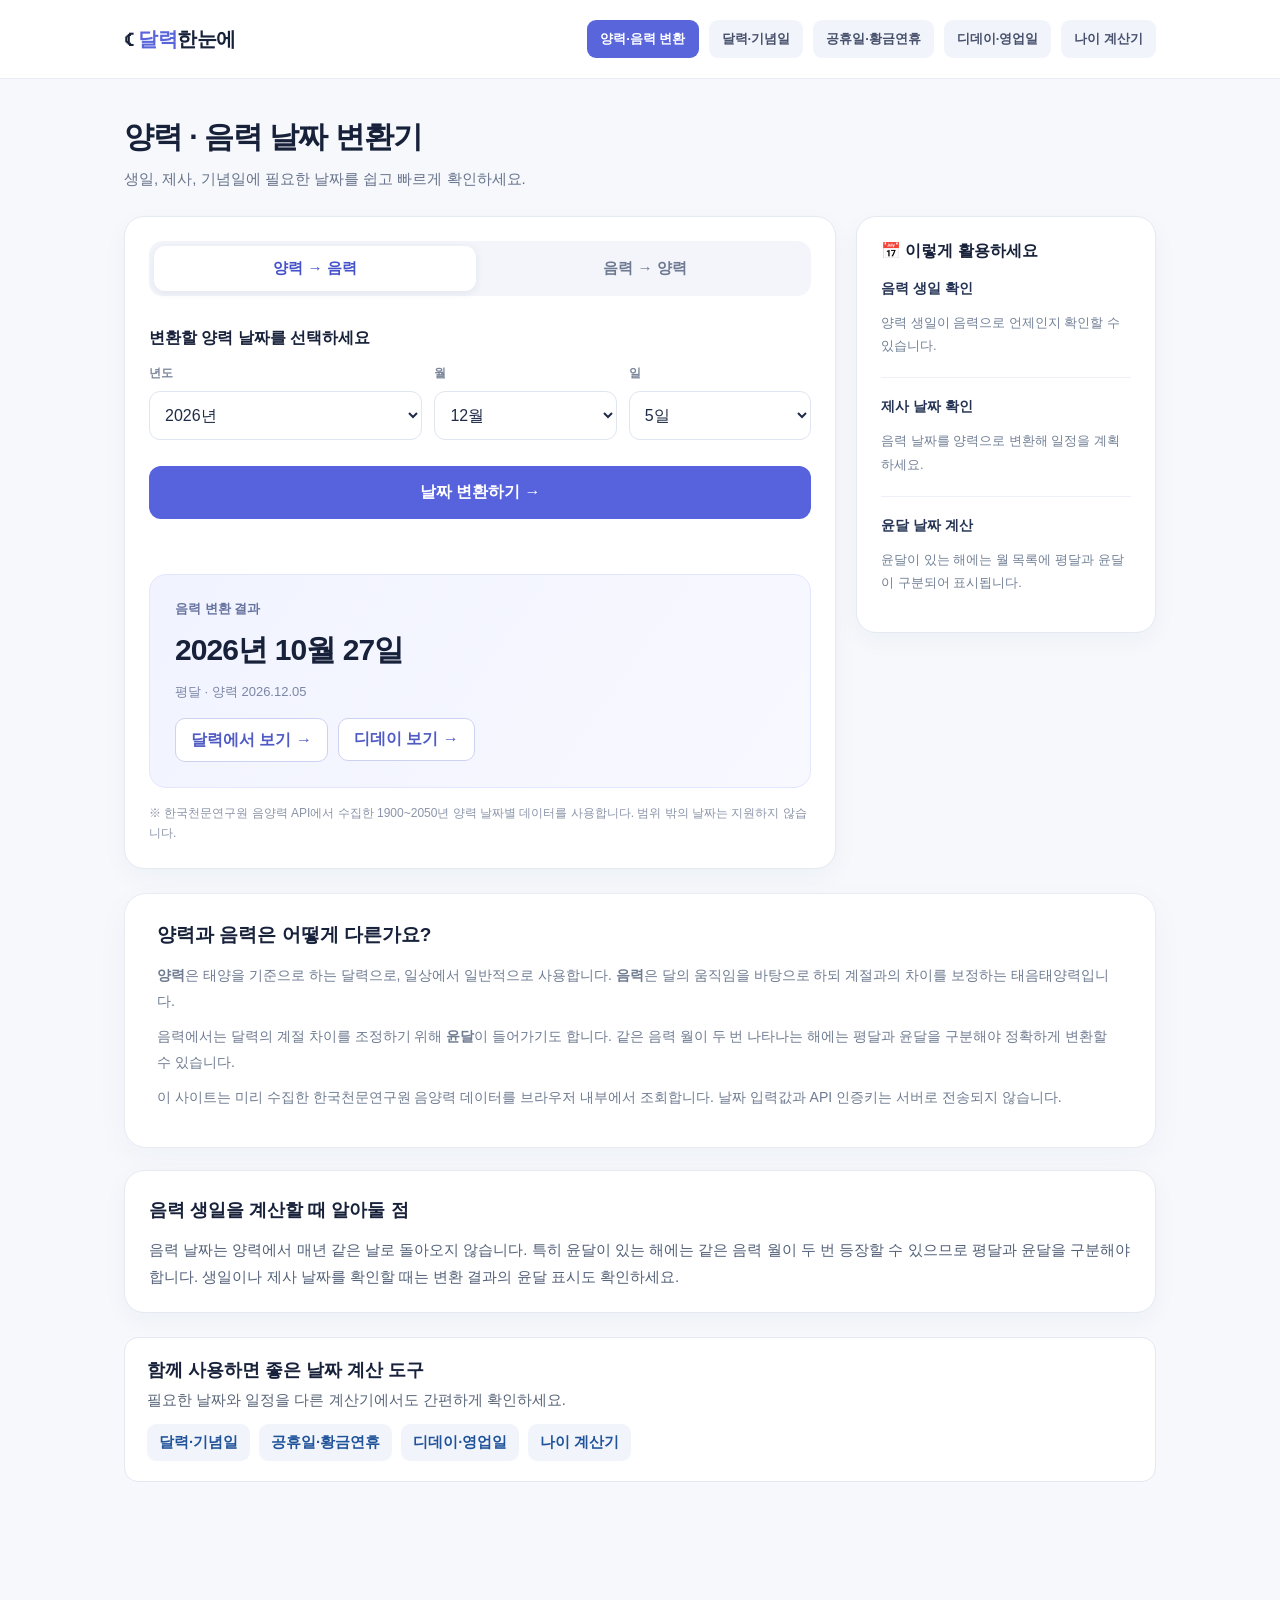
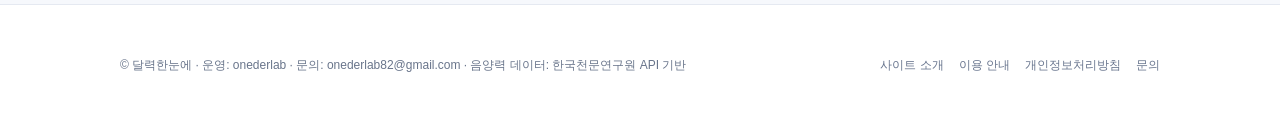
<file: index.html>
<!DOCTYPE html>

<html lang="ko"><head><meta charset="utf-8"/><meta content="width=device-width, initial-scale=1" name="viewport"/><meta content="#f6f8fc" name="theme-color"/><meta content="양력 음력 변환기에서 1900~2050년 날짜를 변환하세요. 음력 양력 변환, 윤달 구분, 음력 생일·제사 날짜 확인을 무료로 제공합니다." name="description"/><title>양력 음력 변환기 - 윤달·음력 생일 날짜 계산 | 달력한눈에</title><link href="assets/index.css" rel="stylesheet"/><link href="assets/site-info.css" rel="stylesheet"/><link href="favicon.svg" rel="icon" type="image/svg+xml"/>
<meta content="website" property="og:type"/><meta content="ko_KR" property="og:locale"/><meta content="달력한눈에" property="og:site_name"/><meta content="양력 음력 변환기 - 윤달·음력 생일 날짜 계산 | 달력한눈에" property="og:title"/><meta content="양력 음력 변환기에서 1900~2050년 날짜를 변환하세요. 음력 양력 변환, 윤달 구분, 음력 생일·제사 날짜 확인을 무료로 제공합니다." property="og:description"/><link href="assets/shared-layout.css" rel="stylesheet"/><link href="assets/mobile.css" rel="stylesheet"/><link href="https://dalryeok-hannune.pages.dev/" rel="canonical"/><meta content="https://dalryeok-hannune.pages.dev/" property="og:url"/><script type="application/ld+json">{"@context":"https://schema.org","@type":"WebApplication","name":"양력 음력 변환기 - 윤달·음력 생일 날짜 계산","url":"https://dalryeok-hannune.pages.dev/","applicationCategory":"UtilitiesApplication","operatingSystem":"Any","inLanguage":"ko-KR","isAccessibleForFree":true,"description":"양력 음력 변환기에서 1900~2050년 날짜를 변환하세요. 음력 양력 변환, 윤달 구분, 음력 생일·제사 날짜 확인을 무료로 제공합니다.","offers":{"@type":"Offer","price":"0","priceCurrency":"KRW"}}</script><link href="assets/seo.css" rel="stylesheet"/><link href="assets/v14.css" rel="stylesheet"/><link rel="stylesheet" href="assets/mobile-polish.css"/></head><body><header><div class="nav"><div class="brand">☾ <i>달력</i>한눈에</div><nav aria-label="사이트 메뉴" class="site-menu"><a aria-current="page" class="active" href="index.html">양력·음력 변환</a><a href="calendar.html">달력·기념일</a><a href="holidays.html">공휴일·황금연휴</a><a href="dday.html">디데이·영업일</a><a href="age.html">나이 계산기</a></nav></div></header><main><section class="hero"><h1>양력 · 음력 날짜 변환기</h1><p>생일, 제사, 기념일에 필요한 날짜를 쉽고 빠르게 확인하세요.</p></section><div class="layout"><section class="panel"><div class="tabs"><button aria-pressed="true" class="active" id="solarTab" type="button">양력 → 음력</button><button aria-pressed="false" id="lunarTab" type="button">음력 → 양력</button></div><div class="section-label" id="inputTitle">변환할 양력 날짜를 선택하세요</div><div class="fields"><div class="field"><label for="year">년도</label><select id="year"></select></div><div class="field"><label for="month">월</label><select id="month"></select></div><div class="field"><label for="day">일</label><select id="day"></select></div></div><div aria-live="polite" class="leap-help" hidden="" id="monthHelp"></div><button class="primary" id="convert" type="button">날짜 변환하기 →</button><div class="error" id="error" role="alert"></div><div aria-live="polite" class="result"><div class="small" id="resultLabel">음력 변환 결과</div><div class="date" id="resultDate">날짜를 선택해 주세요</div><div class="sub" id="resultSub">공식 데이터에 기록된 날짜를 확인할 수 있습니다.</div><div class="conversion-links"><a class="copy" id="calendarLink" href="calendar.html" aria-disabled="true" tabindex="-1">달력에서 보기 →</a><a class="copy" id="ddayLink" href="dday.html" aria-disabled="true" tabindex="-1">디데이 보기 →</a></div></div><div class="notice">※ 한국천문연구원 음양력 API에서 수집한 1900~2050년 양력 날짜별 데이터를 사용합니다. 범위 밖의 날짜는 지원하지 않습니다.</div></section><aside class="aside"><h3>📅 이렇게 활용하세요</h3><div class="fact">음력 생일 확인</div><p>양력 생일이 음력으로 언제인지 확인할 수 있습니다.</p><div class="line"></div><div class="fact">제사 날짜 확인</div><p>음력 날짜를 양력으로 변환해 일정을 계획하세요.</p><div class="line"></div><div class="fact">윤달 날짜 계산</div><p>윤달이 있는 해에는 월 목록에 평달과 윤달이 구분되어 표시됩니다.</p></aside></div><section class="info"><h2>양력과 음력은 어떻게 다른가요?</h2><p><strong>양력</strong>은 태양을 기준으로 하는 달력으로, 일상에서 일반적으로 사용합니다. <strong>음력</strong>은 달의 움직임을 바탕으로 하되 계절과의 차이를 보정하는 태음태양력입니다.</p><p>음력에서는 달력의 계절 차이를 조정하기 위해 <strong>윤달</strong>이 들어가기도 합니다. 같은 음력 월이 두 번 나타나는 해에는 평달과 윤달을 구분해야 정확하게 변환할 수 있습니다.</p><p>이 사이트는 미리 수집한 한국천문연구원 음양력 데이터를 브라우저 내부에서 조회합니다. 날짜 입력값과 API 인증키는 서버로 전송되지 않습니다.</p></section><section class="panel extra-knowledge"><h2>음력 생일을 계산할 때 알아둘 점</h2><p>음력 날짜는 양력에서 매년 같은 날로 돌아오지 않습니다. 특히 윤달이 있는 해에는 같은 음력 월이 두 번 등장할 수 있으므로 평달과 윤달을 구분해야 합니다. 생일이나 제사 날짜를 확인할 때는 변환 결과의 윤달 표시도 확인하세요.</p></section><section aria-label="관련 무료 날짜 계산 도구" class="seo-related"><h2>함께 사용하면 좋은 날짜 계산 도구</h2><p>필요한 날짜와 일정을 다른 계산기에서도 간편하게 확인하세요.</p><nav aria-label="관련 기능 바로가기"><a href="calendar.html">달력·기념일</a><a href="holidays.html">공휴일·황금연휴</a><a href="dday.html">디데이·영업일</a><a href="age.html">나이 계산기</a></nav></section></main><footer class="site-footer"><div class="footer-inner"><span>© 달력한눈에 · 운영: onederlab · 문의: onederlab82@gmail.com · 음양력 데이터: 한국천문연구원 API 기반</span><nav aria-label="사이트 정보"><a href="about.html">사이트 소개</a><a href="guide.html">이용 안내</a><a href="privacy.html">개인정보처리방침</a><a href="contact.html">문의</a></nav></div></footer><script defer="True" src="assets/lunar-data.js"></script><script defer="True" src="assets/index.js"></script></body></html>
</file>
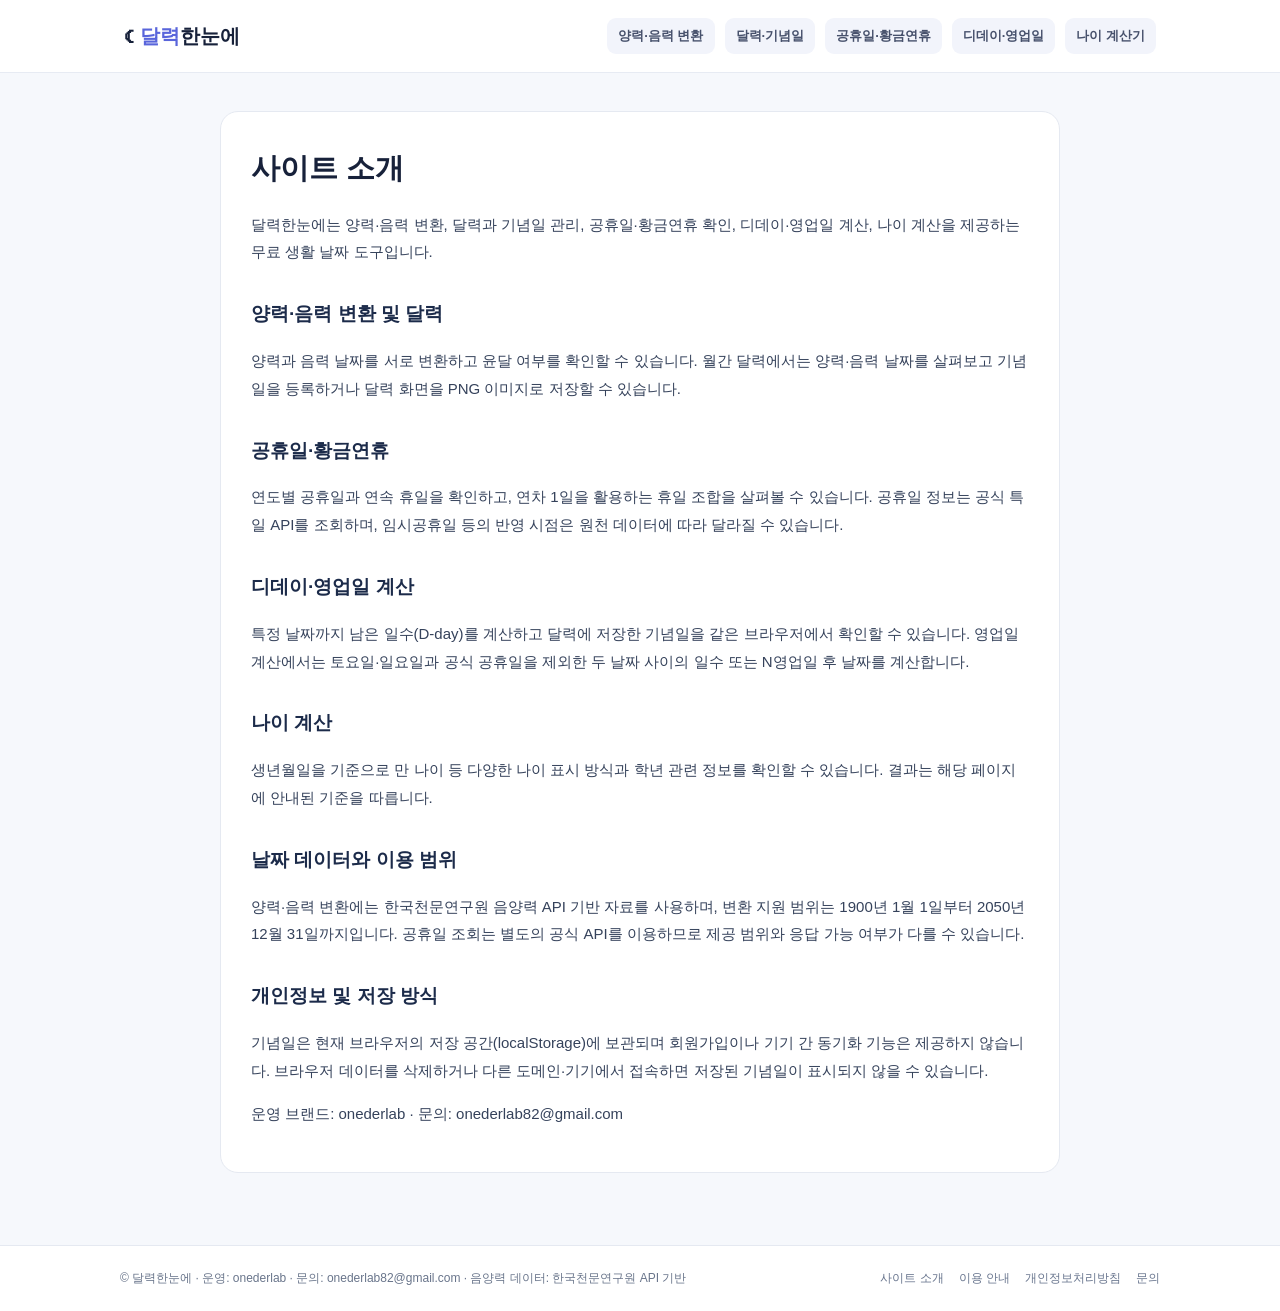
<file: about.html>
<!DOCTYPE html>

<html lang="ko"><head><meta charset="utf-8"/><meta content="width=device-width,initial-scale=1" name="viewport"/><meta content="달력한눈에의 양력·음력 변환, 달력·기념일, 공휴일·황금연휴, 디데이·영업일, 나이 계산 기능과 데이터 출처를 소개합니다." name="description"/><title>달력한눈에 소개 - 무료 날짜·달력 계산 서비스</title><link href="assets/info-pages.css" rel="stylesheet"/><link href="assets/site-info.css" rel="stylesheet"/><link href="favicon.svg" rel="icon" type="image/svg+xml"/><link href="assets/mobile.css" rel="stylesheet"/><link href="https://dalryeok-hannune.pages.dev/about.html" rel="canonical"/><meta content="https://dalryeok-hannune.pages.dev/about.html" property="og:url"/><meta content="website" property="og:type"/><link href="assets/mobile-polish.css" rel="stylesheet"/></head><body><header><div class="nav"><div class="brand">☾ <i>달력</i>한눈에</div><nav class="site-menu"><a href="index.html">양력·음력 변환</a><a href="calendar.html">달력·기념일</a><a href="holidays.html">공휴일·황금연휴</a><a href="dday.html">디데이·영업일</a><a href="age.html">나이 계산기</a></nav></div></header><main class="info-page"><article><h1>사이트 소개</h1><p>달력한눈에는 양력·음력 변환, 달력과 기념일 관리, 공휴일·황금연휴 확인, 디데이·영업일 계산, 나이 계산을 제공하는 무료 생활 날짜 도구입니다.</p><h2>양력·음력 변환 및 달력</h2><p>양력과 음력 날짜를 서로 변환하고 윤달 여부를 확인할 수 있습니다. 월간 달력에서는 양력·음력 날짜를 살펴보고 기념일을 등록하거나 달력 화면을 PNG 이미지로 저장할 수 있습니다.</p><h2>공휴일·황금연휴</h2><p>연도별 공휴일과 연속 휴일을 확인하고, 연차 1일을 활용하는 휴일 조합을 살펴볼 수 있습니다. 공휴일 정보는 공식 특일 API를 조회하며, 임시공휴일 등의 반영 시점은 원천 데이터에 따라 달라질 수 있습니다.</p><h2>디데이·영업일 계산</h2><p>특정 날짜까지 남은 일수(D-day)를 계산하고 달력에 저장한 기념일을 같은 브라우저에서 확인할 수 있습니다. 영업일 계산에서는 토요일·일요일과 공식 공휴일을 제외한 두 날짜 사이의 일수 또는 N영업일 후 날짜를 계산합니다.</p><h2>나이 계산</h2><p>생년월일을 기준으로 만 나이 등 다양한 나이 표시 방식과 학년 관련 정보를 확인할 수 있습니다. 결과는 해당 페이지에 안내된 기준을 따릅니다.</p><h2>날짜 데이터와 이용 범위</h2><p>양력·음력 변환에는 한국천문연구원 음양력 API 기반 자료를 사용하며, 변환 지원 범위는 1900년 1월 1일부터 2050년 12월 31일까지입니다. 공휴일 조회는 별도의 공식 API를 이용하므로 제공 범위와 응답 가능 여부가 다를 수 있습니다.</p><h2>개인정보 및 저장 방식</h2><p>기념일은 현재 브라우저의 저장 공간(localStorage)에 보관되며 회원가입이나 기기 간 동기화 기능은 제공하지 않습니다. 브라우저 데이터를 삭제하거나 다른 도메인·기기에서 접속하면 저장된 기념일이 표시되지 않을 수 있습니다.</p><p>운영 브랜드: onederlab · 문의: onederlab82@gmail.com</p></article></main><footer class="site-footer"><div class="footer-inner"><span>© 달력한눈에 · 운영: onederlab · 문의: onederlab82@gmail.com · 음양력 데이터: 한국천문연구원 API 기반</span><nav aria-label="사이트 정보"><a href="about.html">사이트 소개</a><a href="guide.html">이용 안내</a><a href="privacy.html">개인정보처리방침</a><a href="contact.html">문의</a></nav></div></footer></body></html>
</file>
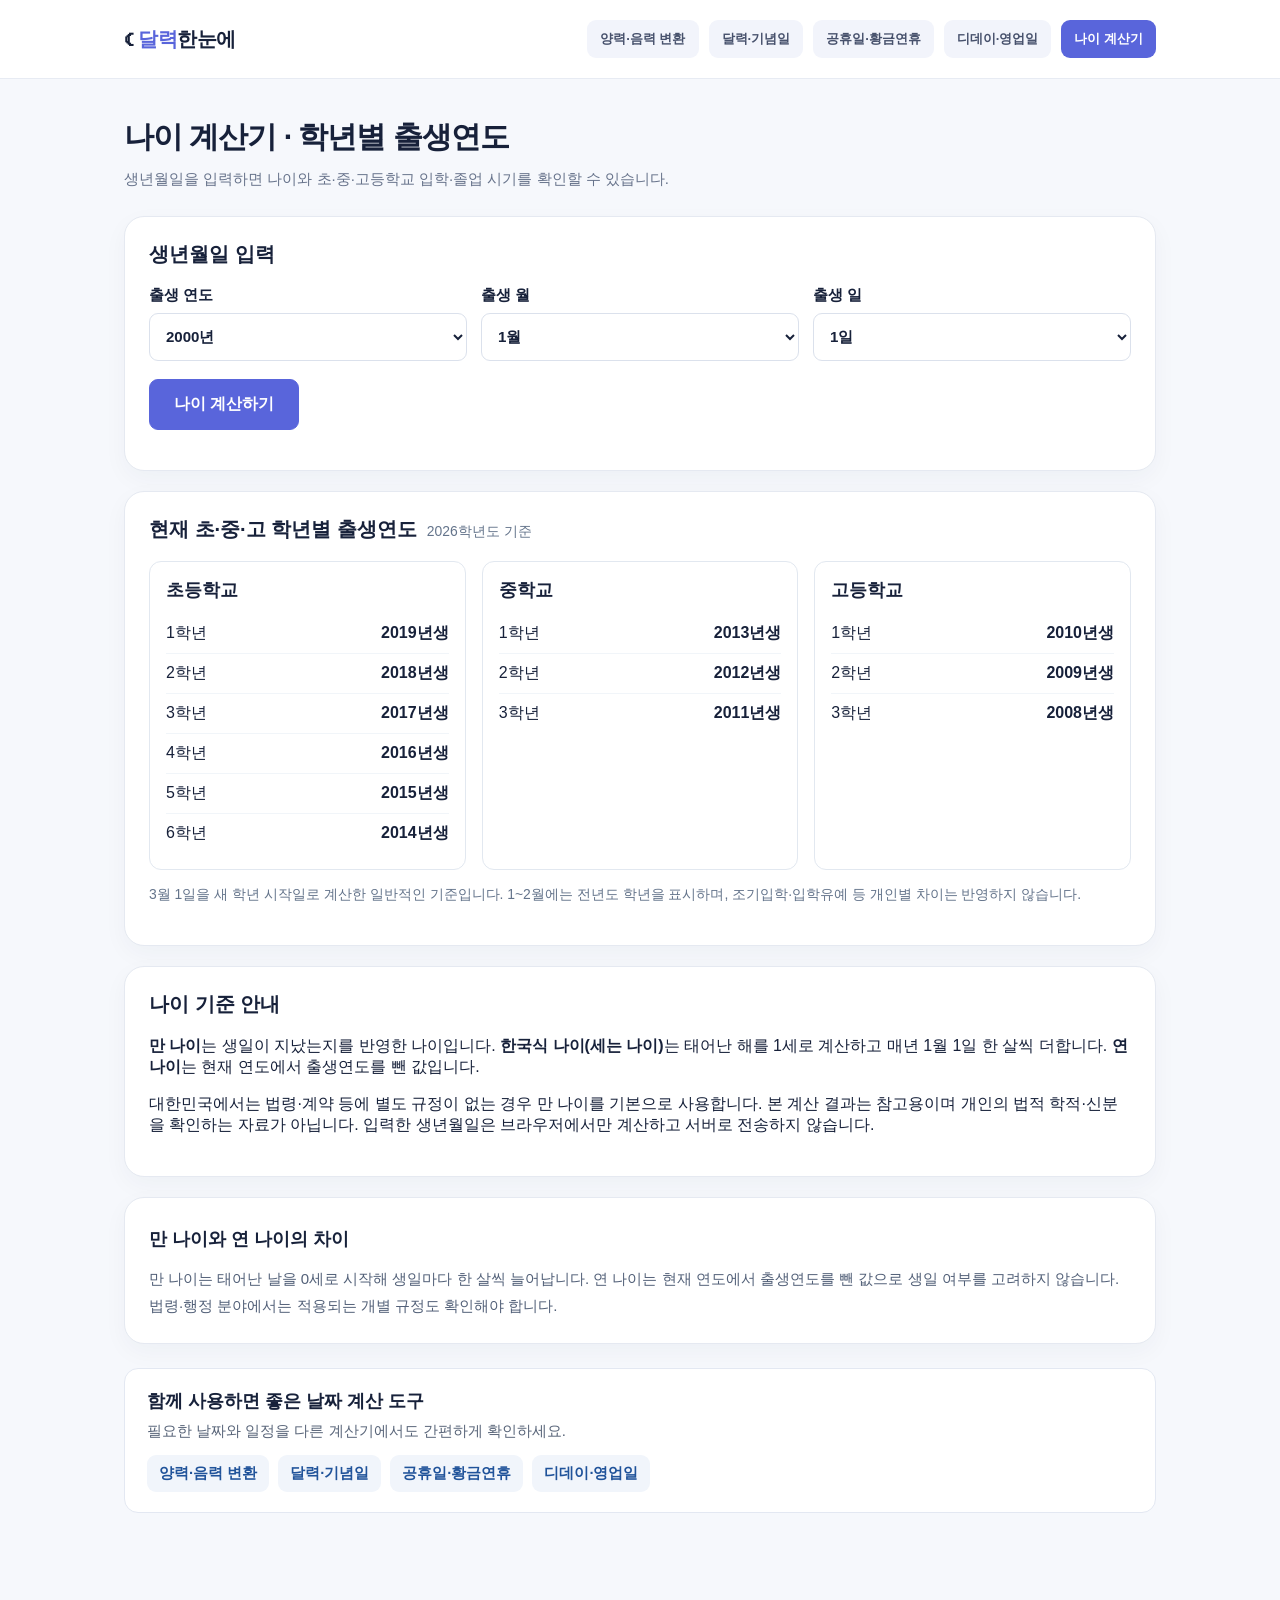
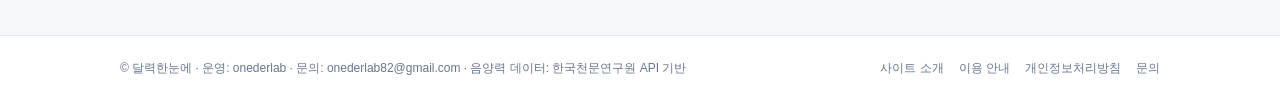
<file: age.html>
<!DOCTYPE html>

<html lang="ko"><head><meta charset="utf-8"/><meta content="width=device-width,initial-scale=1" name="viewport"/><title>만 나이 계산기 - 한국 나이·연 나이·학년 계산 | 달력한눈에</title><meta content="생년월일을 입력하면 만 나이, 한국식 세는 나이, 연 나이와 초중고 입학·졸업 예상 연도 및 학년별 출생연도를 계산합니다." name="description"/><link href="favicon.svg" rel="icon" type="image/svg+xml"/><link href="assets/site-info.css" rel="stylesheet"/><link href="assets/shared-layout.css" rel="stylesheet"/><link href="assets/age.css" rel="stylesheet"/><link href="assets/mobile.css" rel="stylesheet"/><link href="https://dalryeok-hannune.pages.dev/age.html" rel="canonical"/><meta content="https://dalryeok-hannune.pages.dev/age.html" property="og:url"/><meta content="website" property="og:type"/><script type="application/ld+json">{"@context":"https://schema.org","@type":"WebApplication","name":"만 나이 계산기 - 한국 나이·연 나이·학년 계산","url":"https://dalryeok-hannune.pages.dev/age.html","applicationCategory":"UtilitiesApplication","operatingSystem":"Any","inLanguage":"ko-KR","isAccessibleForFree":true,"description":"생년월일을 입력하면 만 나이, 한국식 세는 나이, 연 나이와 초중고 입학·졸업 예상 연도 및 학년별 출생연도를 계산합니다.","offers":{"@type":"Offer","price":"0","priceCurrency":"KRW"}}</script><link href="assets/seo.css" rel="stylesheet"/><link href="assets/v14.css" rel="stylesheet"/><link rel="stylesheet" href="assets/mobile-polish.css"/></head><body><header><div class="nav"><div class="brand">☾ <i>달력</i>한눈에</div><nav aria-label="사이트 메뉴" class="site-menu"><a href="index.html">양력·음력 변환</a><a href="calendar.html">달력·기념일</a><a href="holidays.html">공휴일·황금연휴</a><a href="dday.html">디데이·영업일</a><a aria-current="page" class="active" href="age.html">나이 계산기</a></nav></div></header><main class="age-page"><section class="intro"><h1>나이 계산기 · 학년별 출생연도</h1><p>생년월일을 입력하면 나이와 초·중·고등학교 입학·졸업 시기를 확인할 수 있습니다.</p></section><section class="panel age-panel"><h2>생년월일 입력</h2><form id="ageForm"><div class="age-fields"><label>출생 연도<select id="birthYear" required=""></select></label><label>출생 월<select id="birthMonth" required=""></select></label><label>출생 일<select id="birthDay" required=""></select></label></div><button class="age-button" type="submit">나이 계산하기</button></form><p class="age-error" id="ageError" role="alert"></p></section><section aria-live="polite" class="panel" hidden="" id="ageResult"><h2>나이 계산 결과 <span class="muted" id="asOf"></span></h2><div class="age-results"><div><span>만 나이</span><strong id="fullAge"></strong></div><div><span>한국식 나이(세는 나이)</span><strong id="koreanAge"></strong></div><div><span>연 나이</span><strong id="yearAge"></strong></div></div><h2>예상 입학·졸업 연도</h2><div class="school-table-wrap"><table class="school-table"><thead><tr><th>학교</th><th>입학</th><th>졸업</th></tr></thead><tbody id="schoolHistory"></tbody></table></div><p class="muted">일반적인 한국 학제(초등 6년·중등 3년·고등 3년), 출생연도 기준 정상 입학을 가정합니다. 실제 입학·졸업일, 조기입학·입학유예·유급·검정고시 등은 반영하지 않습니다. 졸업 연도는 통상 2월 기준입니다.</p></section><section class="panel"><div class="age-heading"><h2 id="gradesTitle">현재 초·중·고 학년별 출생연도</h2><span class="muted" id="gradeAsOf"></span></div><div class="grade-grid" id="grades"></div><p class="muted">3월 1일을 새 학년 시작일로 계산한 일반적인 기준입니다. 1~2월에는 전년도 학년을 표시하며, 조기입학·입학유예 등 개인별 차이는 반영하지 않습니다.</p></section><section class="panel"><h2>나이 기준 안내</h2><p><strong>만 나이</strong>는 생일이 지났는지를 반영한 나이입니다. <strong>한국식 나이(세는 나이)</strong>는 태어난 해를 1세로 계산하고 매년 1월 1일 한 살씩 더합니다. <strong>연 나이</strong>는 현재 연도에서 출생연도를 뺀 값입니다.</p><p>대한민국에서는 법령·계약 등에 별도 규정이 없는 경우 만 나이를 기본으로 사용합니다. 본 계산 결과는 참고용이며 개인의 법적 학적·신분을 확인하는 자료가 아닙니다. 입력한 생년월일은 브라우저에서만 계산하고 서버로 전송하지 않습니다.</p></section><section class="panel extra-knowledge"><h2>만 나이와 연 나이의 차이</h2><p>만 나이는 태어난 날을 0세로 시작해 생일마다 한 살씩 늘어납니다. 연 나이는 현재 연도에서 출생연도를 뺀 값으로 생일 여부를 고려하지 않습니다. 법령·행정 분야에서는 적용되는 개별 규정도 확인해야 합니다.</p></section><section aria-label="관련 무료 날짜 계산 도구" class="seo-related"><h2>함께 사용하면 좋은 날짜 계산 도구</h2><p>필요한 날짜와 일정을 다른 계산기에서도 간편하게 확인하세요.</p><nav aria-label="관련 기능 바로가기"><a href="index.html">양력·음력 변환</a><a href="calendar.html">달력·기념일</a><a href="holidays.html">공휴일·황금연휴</a><a href="dday.html">디데이·영업일</a></nav></section></main><footer class="site-footer"><div class="footer-inner"><span>© 달력한눈에 · 운영: onederlab · 문의: onederlab82@gmail.com · 음양력 데이터: 한국천문연구원 API 기반</span><nav aria-label="사이트 정보"><a href="about.html">사이트 소개</a><a href="guide.html">이용 안내</a><a href="privacy.html">개인정보처리방침</a><a href="contact.html">문의</a></nav></div></footer><script defer="" src="assets/age.js"></script></body></html>
</file>
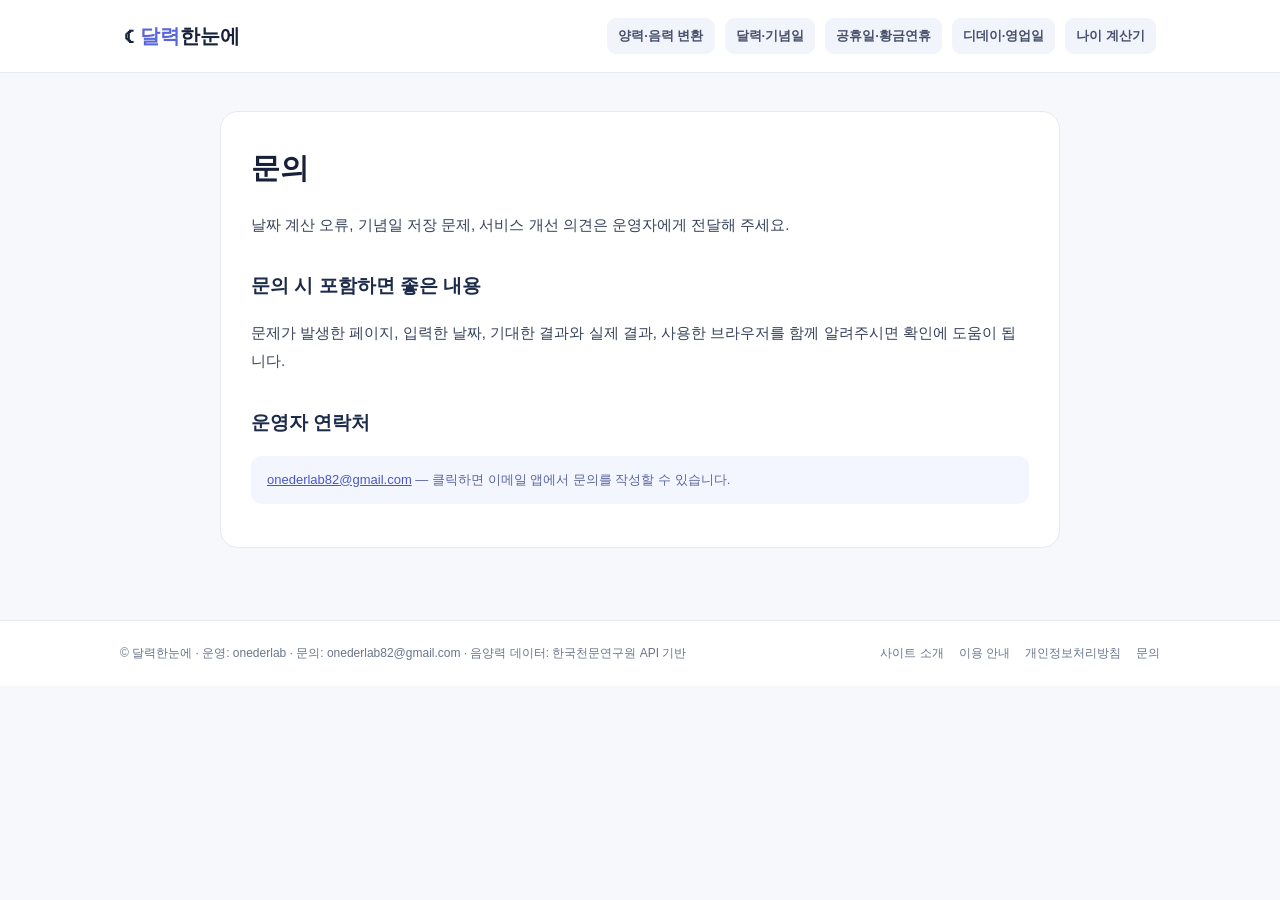
<file: contact.html>
<!DOCTYPE html>

<html lang="ko"><head><meta charset="utf-8"/><meta content="width=device-width,initial-scale=1" name="viewport"/><meta content="달력한눈에 날짜 변환·달력·공휴일·나이 계산 오류 제보와 서비스 개선 의견을 전달하는 방법을 안내합니다." name="description"/><title>문의 및 오류 제보 | 달력한눈에</title><link href="assets/info-pages.css" rel="stylesheet"/><link href="assets/site-info.css" rel="stylesheet"/><link href="favicon.svg" rel="icon" type="image/svg+xml"/><link href="assets/mobile.css" rel="stylesheet"/><link href="https://dalryeok-hannune.pages.dev/contact.html" rel="canonical"/><meta content="https://dalryeok-hannune.pages.dev/contact.html" property="og:url"/><meta content="website" property="og:type"/><link rel="stylesheet" href="assets/mobile-polish.css"/></head><body><header><div class="nav"><div class="brand">☾ <i>달력</i>한눈에</div><nav class="site-menu"><a href="index.html">양력·음력 변환</a><a href="calendar.html">달력·기념일</a><a href="holidays.html">공휴일·황금연휴</a><a href="dday.html">디데이·영업일</a><a href="age.html">나이 계산기</a></nav></div></header><main class="info-page"><article><h1>문의</h1><p>날짜 계산 오류, 기념일 저장 문제, 서비스 개선 의견은 운영자에게 전달해 주세요.</p><h2>문의 시 포함하면 좋은 내용</h2><p>문제가 발생한 페이지, 입력한 날짜, 기대한 결과와 실제 결과, 사용한 브라우저를 함께 알려주시면 확인에 도움이 됩니다.</p><h2>운영자 연락처</h2><p class="notice"><a href="mailto:onederlab82@gmail.com?subject=%EB%8B%AC%EB%A0%A5%ED%95%9C%EB%88%88%EC%97%90%20%EB%AC%B8%EC%9D%98">onederlab82@gmail.com</a> — 클릭하면 이메일 앱에서 문의를 작성할 수 있습니다.</p></article></main><footer class="site-footer"><div class="footer-inner"><span>© 달력한눈에 · 운영: onederlab · 문의: onederlab82@gmail.com · 음양력 데이터: 한국천문연구원 API 기반</span><nav aria-label="사이트 정보"><a href="about.html">사이트 소개</a><a href="guide.html">이용 안내</a><a href="privacy.html">개인정보처리방침</a><a href="contact.html">문의</a></nav></div></footer></body></html>
</file>
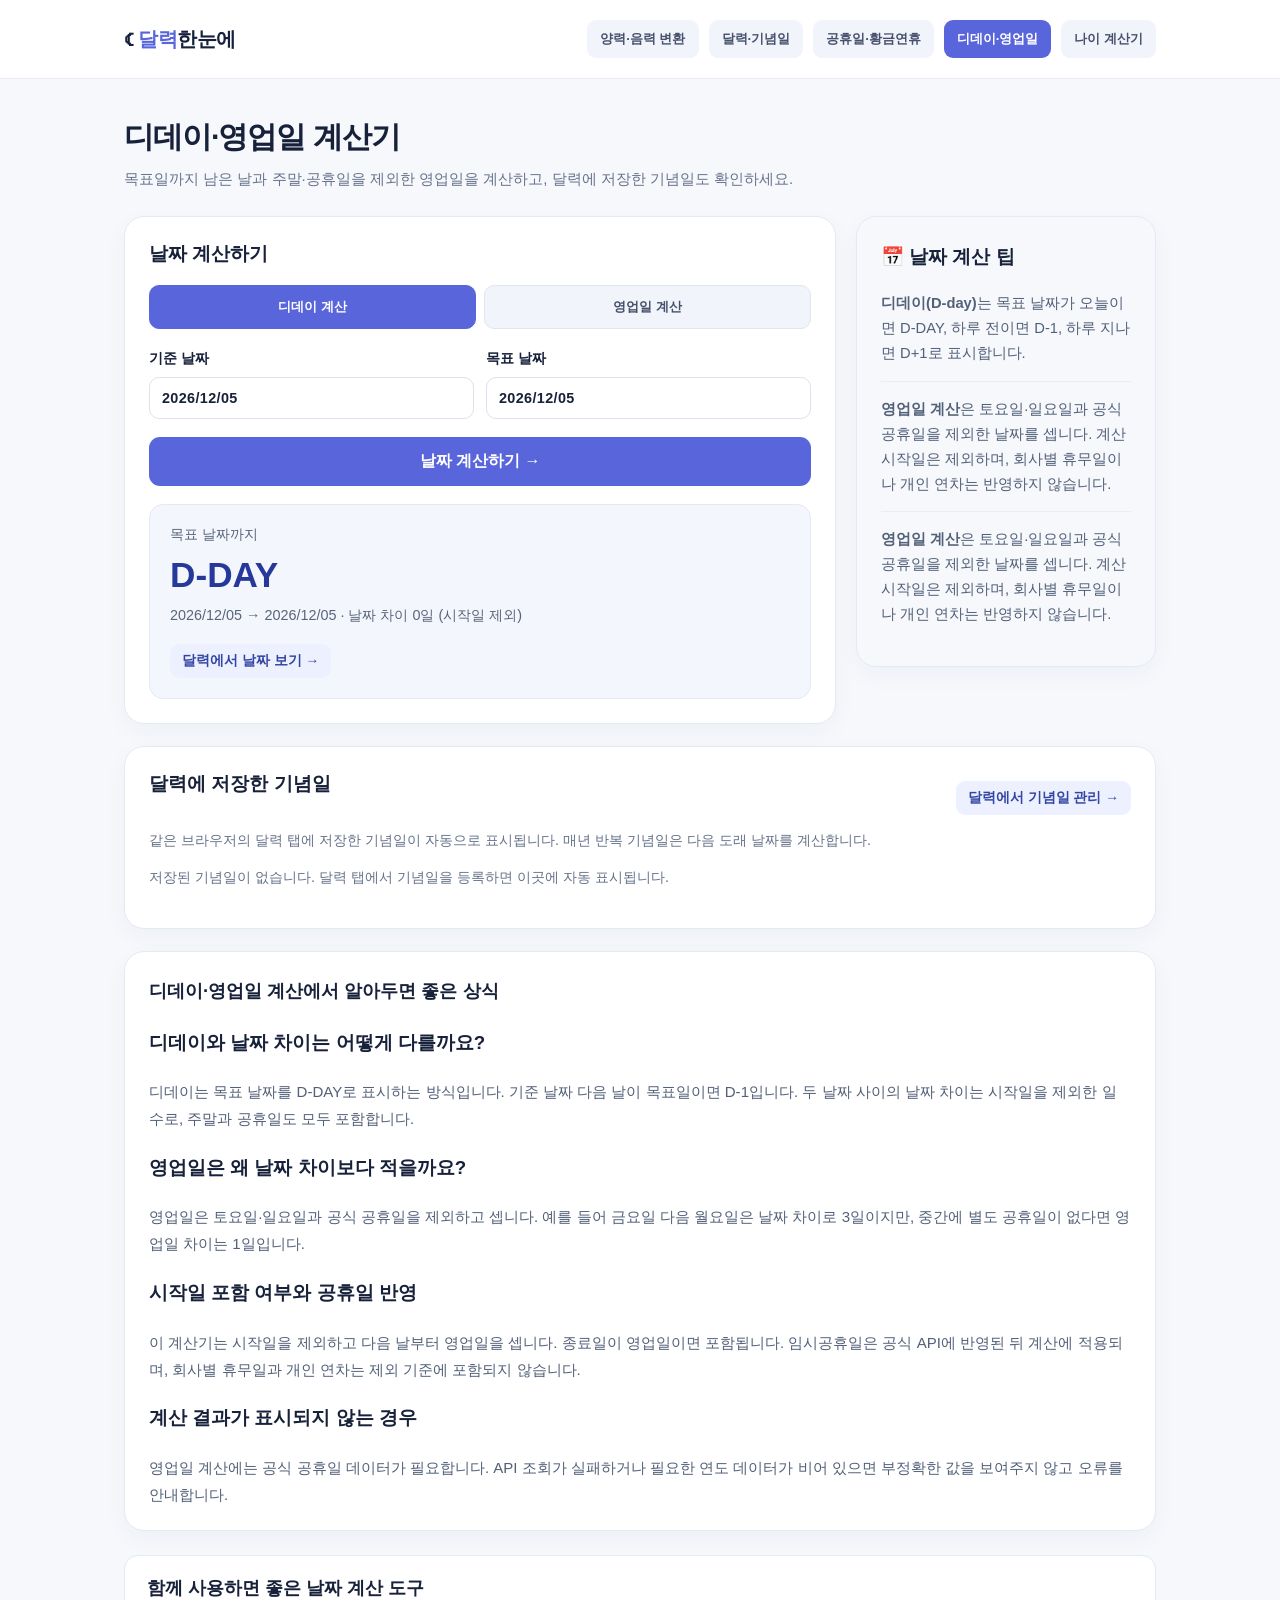
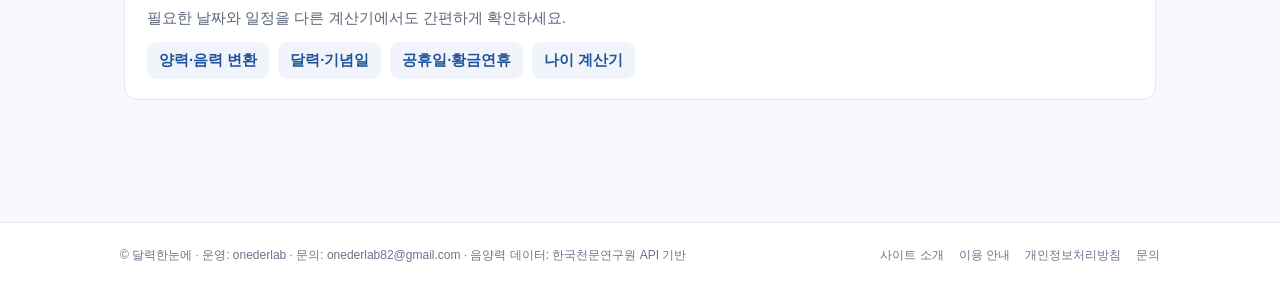
<file: dday.html>
<!DOCTYPE html>

<html lang="ko"><head><meta charset="utf-8"/><meta content="width=device-width,initial-scale=1" name="viewport"/><title>디데이·영업일 계산기 - 공휴일 제외 날짜 계산 | 달력한눈에</title><meta content="디데이 계산기에서 목표 날짜까지 남은 날과 지난 날을 확인하고 달력에 저장한 기념일을 함께 조회하세요. 주말과 공휴일을 제외한 영업일 계산도 무료로 제공합니다." name="description"/><link href="favicon.svg" rel="icon" type="image/svg+xml"/><link href="assets/site-info.css" rel="stylesheet"/><link href="assets/shared-layout.css" rel="stylesheet"/><link href="assets/dday.css" rel="stylesheet"/><link href="assets/mobile.css" rel="stylesheet"/><link href="https://dalryeok-hannune.pages.dev/dday.html" rel="canonical"/><meta content="https://dalryeok-hannune.pages.dev/dday.html" property="og:url"/><meta content="website" property="og:type"/><script type="application/ld+json">{"@context": "https://schema.org", "@type": "WebApplication", "name": "디데이·영업일 계산기 - 공휴일 제외 날짜 계산", "url": "https://dalryeok-hannune.pages.dev/dday.html", "applicationCategory": "UtilitiesApplication", "operatingSystem": "Any", "inLanguage": "ko-KR", "isAccessibleForFree": true, "description": "공휴일을 반영하는 영업일 및 기념일 디데이 계산기", "offers": {"@type": "Offer", "price": "0", "priceCurrency": "KRW"}}</script><link href="assets/seo.css" rel="stylesheet"/><link href="assets/v14.css" rel="stylesheet"/><link href="assets/v16.css" rel="stylesheet"/><link href="assets/v17.css" rel="stylesheet"/><link href="assets/mobile-polish.css" rel="stylesheet"/></head><body><header><div class="nav"><div class="brand">☾ <i>달력</i>한눈에</div><nav aria-label="사이트 메뉴" class="site-menu"><a href="index.html">양력·음력 변환</a><a href="calendar.html">달력·기념일</a><a href="holidays.html">공휴일·황금연휴</a><a aria-current="page" class="active" href="dday.html">디데이·영업일</a><a href="age.html">나이 계산기</a></nav></div></header><main class="dday-page"><section class="intro"><h1>디데이·영업일 계산기</h1><p>목표일까지 남은 날과 주말·공휴일을 제외한 영업일을 계산하고, 달력에 저장한 기념일도 확인하세요.</p></section>
<div class="layout"><section class="panel dday-tool"><h2>날짜 계산하기</h2><div aria-label="계산 방식" class="dday-tabs" role="group"><button aria-pressed="true" class="active" id="modeDday" type="button">디데이 계산</button><button aria-pressed="false" id="modeDiff" type="button">영업일 계산</button></div>
<div class="business-options" hidden="" id="businessOptions"><label>계산 방식<select id="businessType"><option value="between">두 날짜 사이 영업일</option><option value="add">N영업일 후 날짜</option></select></label><label class="business-count" hidden="" id="businessCountWrap">추가할 영업일 수<input id="businessCount" inputmode="numeric" max="1000" min="1" step="1" type="number" value="10"/></label><p class="business-note">토·일요일과 공식 공휴일을 제외합니다. 시작일은 계산에서 제외하며, 종료일은 포함합니다. 공휴일 조회가 실패하면 결과를 표시하지 않습니다.</p></div><div class="dday-fields"><label id="startLabel">기준 날짜<input aria-label="기준 날짜 YYYY/MM/DD" id="startDate" inputmode="numeric" maxlength="10" placeholder="YYYY/MM/DD" required="" type="text"/></label><label id="targetLabel">목표 날짜<input aria-label="목표 날짜 YYYY/MM/DD" id="targetDate" inputmode="numeric" maxlength="10" placeholder="YYYY/MM/DD" required="" type="text"/></label></div><button class="dday-primary" id="calculate" type="button">날짜 계산하기 →</button><p class="dday-error" id="ddayError" role="alert"></p><div aria-live="polite" class="dday-result"><span id="ddayResultLabel">계산 결과</span><strong id="ddayResult">날짜를 선택해 주세요</strong><p id="ddayDetail">오늘을 기준으로 날짜를 계산합니다.</p><a class="calendar-jump" href="calendar.html" id="ddayCalendar">달력에서 날짜 보기 →</a></div></section>
<aside class="aside dday-aside"><h3>📅 날짜 계산 팁</h3><p><strong>디데이(D-day)</strong>는 목표 날짜가 오늘이면 D-DAY, 하루 전이면 D-1, 하루 지나면 D+1로 표시합니다.</p><div class="line"></div><p><strong>영업일 계산</strong>은 토요일·일요일과 공식 공휴일을 제외한 날짜를 셉니다. 계산 시작일은 제외하며, 회사별 휴무일이나 개인 연차는 반영하지 않습니다.</p><div class="line"></div><p><strong>영업일 계산</strong>은 토요일·일요일과 공식 공휴일을 제외한 날짜를 셉니다. 계산 시작일은 제외하며, 회사별 휴무일이나 개인 연차는 반영하지 않습니다.</p></aside></div>
<section class="panel dday-events"><div class="dday-events-heading"><h2>달력에 저장한 기념일</h2><a class="calendar-jump" href="calendar.html">달력에서 기념일 관리 →</a></div><p class="muted">같은 브라우저의 달력 탭에 저장한 기념일이 자동으로 표시됩니다. 매년 반복 기념일은 다음 도래 날짜를 계산합니다.</p><p class="muted" id="eventNotice"></p><div class="dday-event-grid" id="ddayEvents"></div></section>
<section class="panel extra-knowledge"><h2>디데이·영업일 계산에서 알아두면 좋은 상식</h2><h3>디데이와 날짜 차이는 어떻게 다를까요?</h3><p>디데이는 목표 날짜를 D-DAY로 표시하는 방식입니다. 기준 날짜 다음 날이 목표일이면 D-1입니다. 두 날짜 사이의 날짜 차이는 시작일을 제외한 일수로, 주말과 공휴일도 모두 포함합니다.</p><h3>영업일은 왜 날짜 차이보다 적을까요?</h3><p>영업일은 토요일·일요일과 공식 공휴일을 제외하고 셉니다. 예를 들어 금요일 다음 월요일은 날짜 차이로 3일이지만, 중간에 별도 공휴일이 없다면 영업일 차이는 1일입니다.</p><h3>시작일 포함 여부와 공휴일 반영</h3><p>이 계산기는 시작일을 제외하고 다음 날부터 영업일을 셉니다. 종료일이 영업일이면 포함됩니다. 임시공휴일은 공식 API에 반영된 뒤 계산에 적용되며, 회사별 휴무일과 개인 연차는 제외 기준에 포함되지 않습니다.</p><h3>계산 결과가 표시되지 않는 경우</h3><p>영업일 계산에는 공식 공휴일 데이터가 필요합니다. API 조회가 실패하거나 필요한 연도 데이터가 비어 있으면 부정확한 값을 보여주지 않고 오류를 안내합니다.</p></section>
<section aria-label="관련 무료 날짜 계산 도구" class="seo-related"><h2>함께 사용하면 좋은 날짜 계산 도구</h2><p>필요한 날짜와 일정을 다른 계산기에서도 간편하게 확인하세요.</p><nav aria-label="관련 기능 바로가기"><a href="index.html">양력·음력 변환</a><a href="calendar.html">달력·기념일</a><a href="holidays.html">공휴일·황금연휴</a><a href="age.html">나이 계산기</a></nav></section></main><footer class="site-footer"><div class="footer-inner"><span>© 달력한눈에 · 운영: onederlab · 문의: onederlab82@gmail.com · 음양력 데이터: 한국천문연구원 API 기반</span><nav aria-label="사이트 정보"><a href="about.html">사이트 소개</a><a href="guide.html">이용 안내</a><a href="privacy.html">개인정보처리방침</a><a href="contact.html">문의</a></nav></div></footer><script defer="" src="assets/lunar-data.js"></script><script defer="" src="assets/dday.js"></script></body></html>
</file>
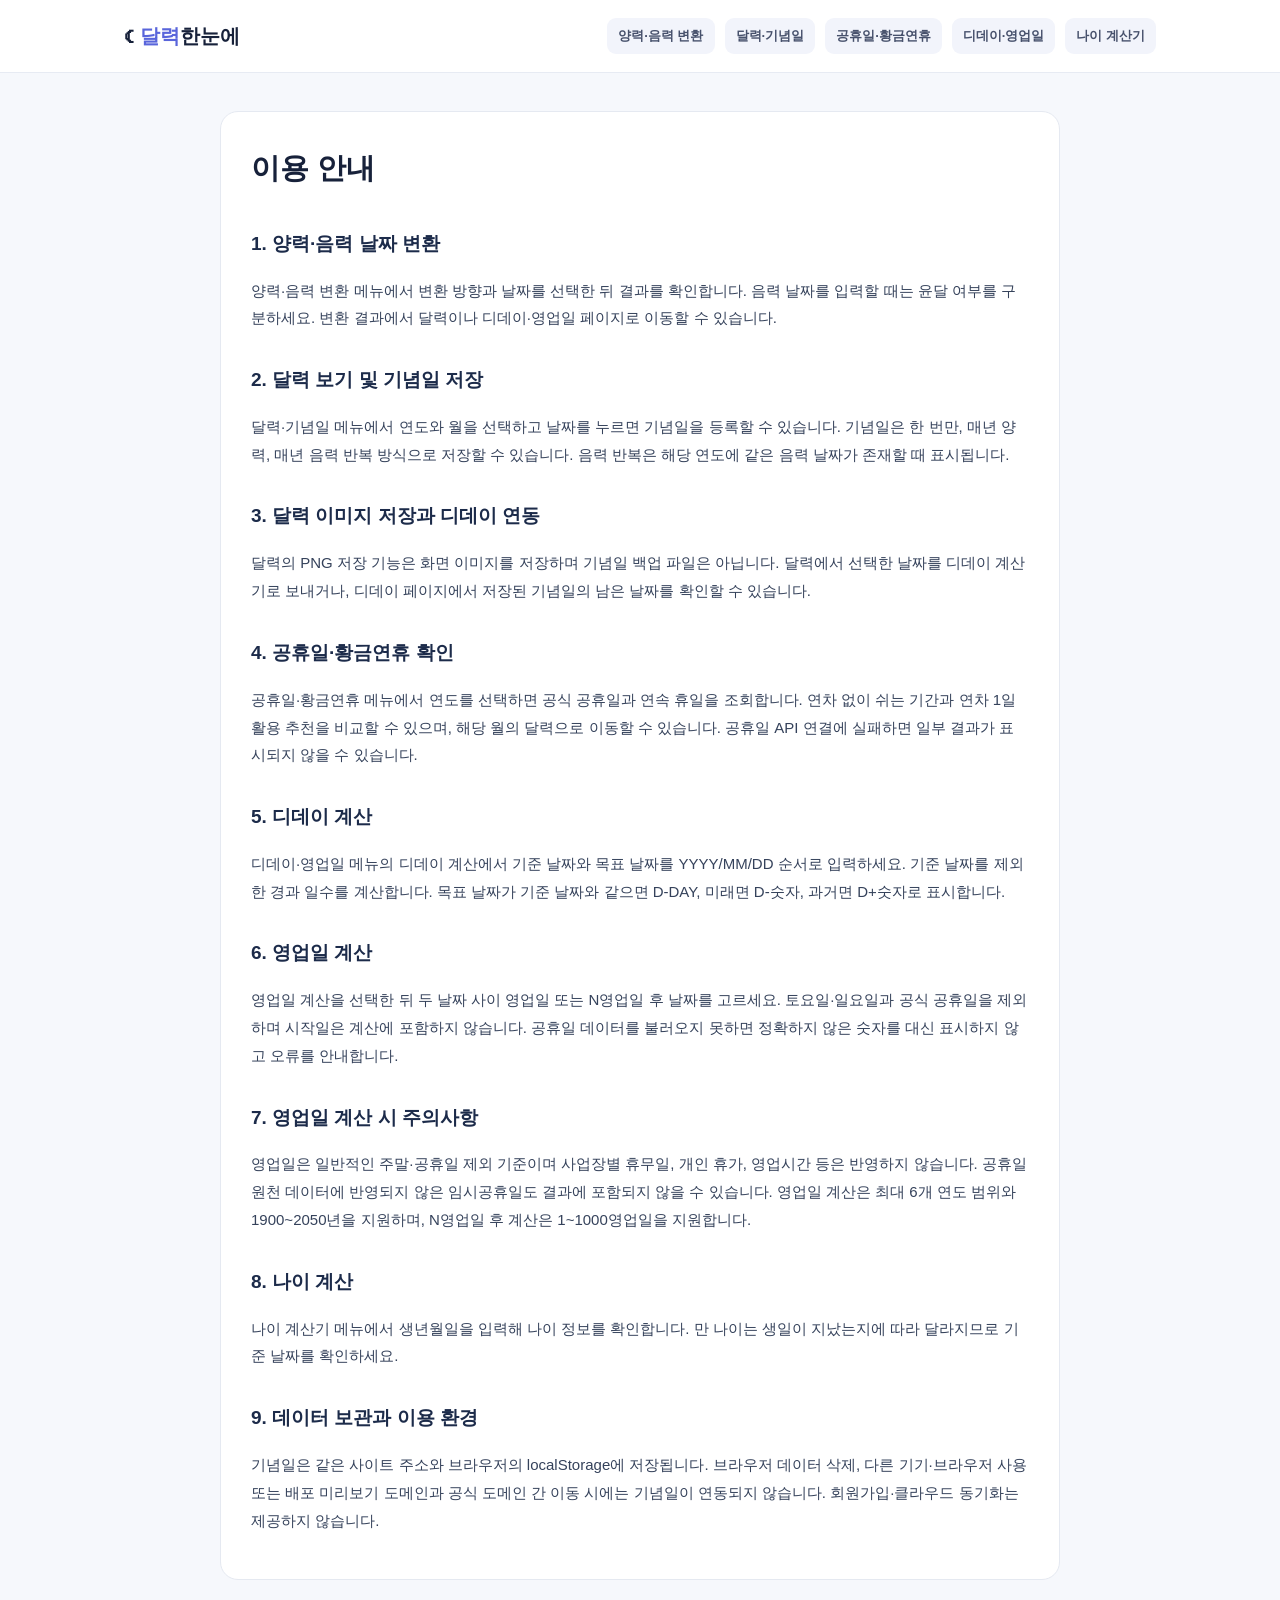
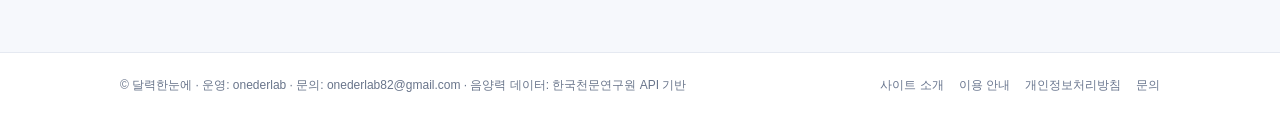
<file: guide.html>
<!DOCTYPE html>

<html lang="ko"><head><meta charset="utf-8"/><meta content="width=device-width,initial-scale=1" name="viewport"/><meta content="달력한눈에 양력·음력 변환, 달력 기념일, 공휴일·황금연휴, 디데이·영업일 계산과 나이 계산 사용법을 안내합니다." name="description"/><title>달력한눈에 이용 안내 - 날짜 변환·기념일 저장 방법</title><link href="assets/info-pages.css" rel="stylesheet"/><link href="assets/site-info.css" rel="stylesheet"/><link href="favicon.svg" rel="icon" type="image/svg+xml"/><link href="assets/mobile.css" rel="stylesheet"/><link href="https://dalryeok-hannune.pages.dev/guide.html" rel="canonical"/><meta content="https://dalryeok-hannune.pages.dev/guide.html" property="og:url"/><meta content="website" property="og:type"/><link href="assets/mobile-polish.css" rel="stylesheet"/></head><body><header><div class="nav"><div class="brand">☾ <i>달력</i>한눈에</div><nav class="site-menu"><a href="index.html">양력·음력 변환</a><a href="calendar.html">달력·기념일</a><a href="holidays.html">공휴일·황금연휴</a><a href="dday.html">디데이·영업일</a><a href="age.html">나이 계산기</a></nav></div></header><main class="info-page"><article><h1>이용 안내</h1><h2>1. 양력·음력 날짜 변환</h2><p>양력·음력 변환 메뉴에서 변환 방향과 날짜를 선택한 뒤 결과를 확인합니다. 음력 날짜를 입력할 때는 윤달 여부를 구분하세요. 변환 결과에서 달력이나 디데이·영업일 페이지로 이동할 수 있습니다.</p><h2>2. 달력 보기 및 기념일 저장</h2><p>달력·기념일 메뉴에서 연도와 월을 선택하고 날짜를 누르면 기념일을 등록할 수 있습니다. 기념일은 한 번만, 매년 양력, 매년 음력 반복 방식으로 저장할 수 있습니다. 음력 반복은 해당 연도에 같은 음력 날짜가 존재할 때 표시됩니다.</p><h2>3. 달력 이미지 저장과 디데이 연동</h2><p>달력의 PNG 저장 기능은 화면 이미지를 저장하며 기념일 백업 파일은 아닙니다. 달력에서 선택한 날짜를 디데이 계산기로 보내거나, 디데이 페이지에서 저장된 기념일의 남은 날짜를 확인할 수 있습니다.</p><h2>4. 공휴일·황금연휴 확인</h2><p>공휴일·황금연휴 메뉴에서 연도를 선택하면 공식 공휴일과 연속 휴일을 조회합니다. 연차 없이 쉬는 기간과 연차 1일 활용 추천을 비교할 수 있으며, 해당 월의 달력으로 이동할 수 있습니다. 공휴일 API 연결에 실패하면 일부 결과가 표시되지 않을 수 있습니다.</p><h2>5. 디데이 계산</h2><p>디데이·영업일 메뉴의 디데이 계산에서 기준 날짜와 목표 날짜를 YYYY/MM/DD 순서로 입력하세요. 기준 날짜를 제외한 경과 일수를 계산합니다. 목표 날짜가 기준 날짜와 같으면 D-DAY, 미래면 D-숫자, 과거면 D+숫자로 표시합니다.</p><h2>6. 영업일 계산</h2><p>영업일 계산을 선택한 뒤 두 날짜 사이 영업일 또는 N영업일 후 날짜를 고르세요. 토요일·일요일과 공식 공휴일을 제외하며 시작일은 계산에 포함하지 않습니다. 공휴일 데이터를 불러오지 못하면 정확하지 않은 숫자를 대신 표시하지 않고 오류를 안내합니다.</p><h2>7. 영업일 계산 시 주의사항</h2><p>영업일은 일반적인 주말·공휴일 제외 기준이며 사업장별 휴무일, 개인 휴가, 영업시간 등은 반영하지 않습니다. 공휴일 원천 데이터에 반영되지 않은 임시공휴일도 결과에 포함되지 않을 수 있습니다. 영업일 계산은 최대 6개 연도 범위와 1900~2050년을 지원하며, N영업일 후 계산은 1~1000영업일을 지원합니다.</p><h2>8. 나이 계산</h2><p>나이 계산기 메뉴에서 생년월일을 입력해 나이 정보를 확인합니다. 만 나이는 생일이 지났는지에 따라 달라지므로 기준 날짜를 확인하세요.</p><h2>9. 데이터 보관과 이용 환경</h2><p>기념일은 같은 사이트 주소와 브라우저의 localStorage에 저장됩니다. 브라우저 데이터 삭제, 다른 기기·브라우저 사용 또는 배포 미리보기 도메인과 공식 도메인 간 이동 시에는 기념일이 연동되지 않습니다. 회원가입·클라우드 동기화는 제공하지 않습니다.</p></article></main><footer class="site-footer"><div class="footer-inner"><span>© 달력한눈에 · 운영: onederlab · 문의: onederlab82@gmail.com · 음양력 데이터: 한국천문연구원 API 기반</span><nav aria-label="사이트 정보"><a href="about.html">사이트 소개</a><a href="guide.html">이용 안내</a><a href="privacy.html">개인정보처리방침</a><a href="contact.html">문의</a></nav></div></footer></body></html>
</file>
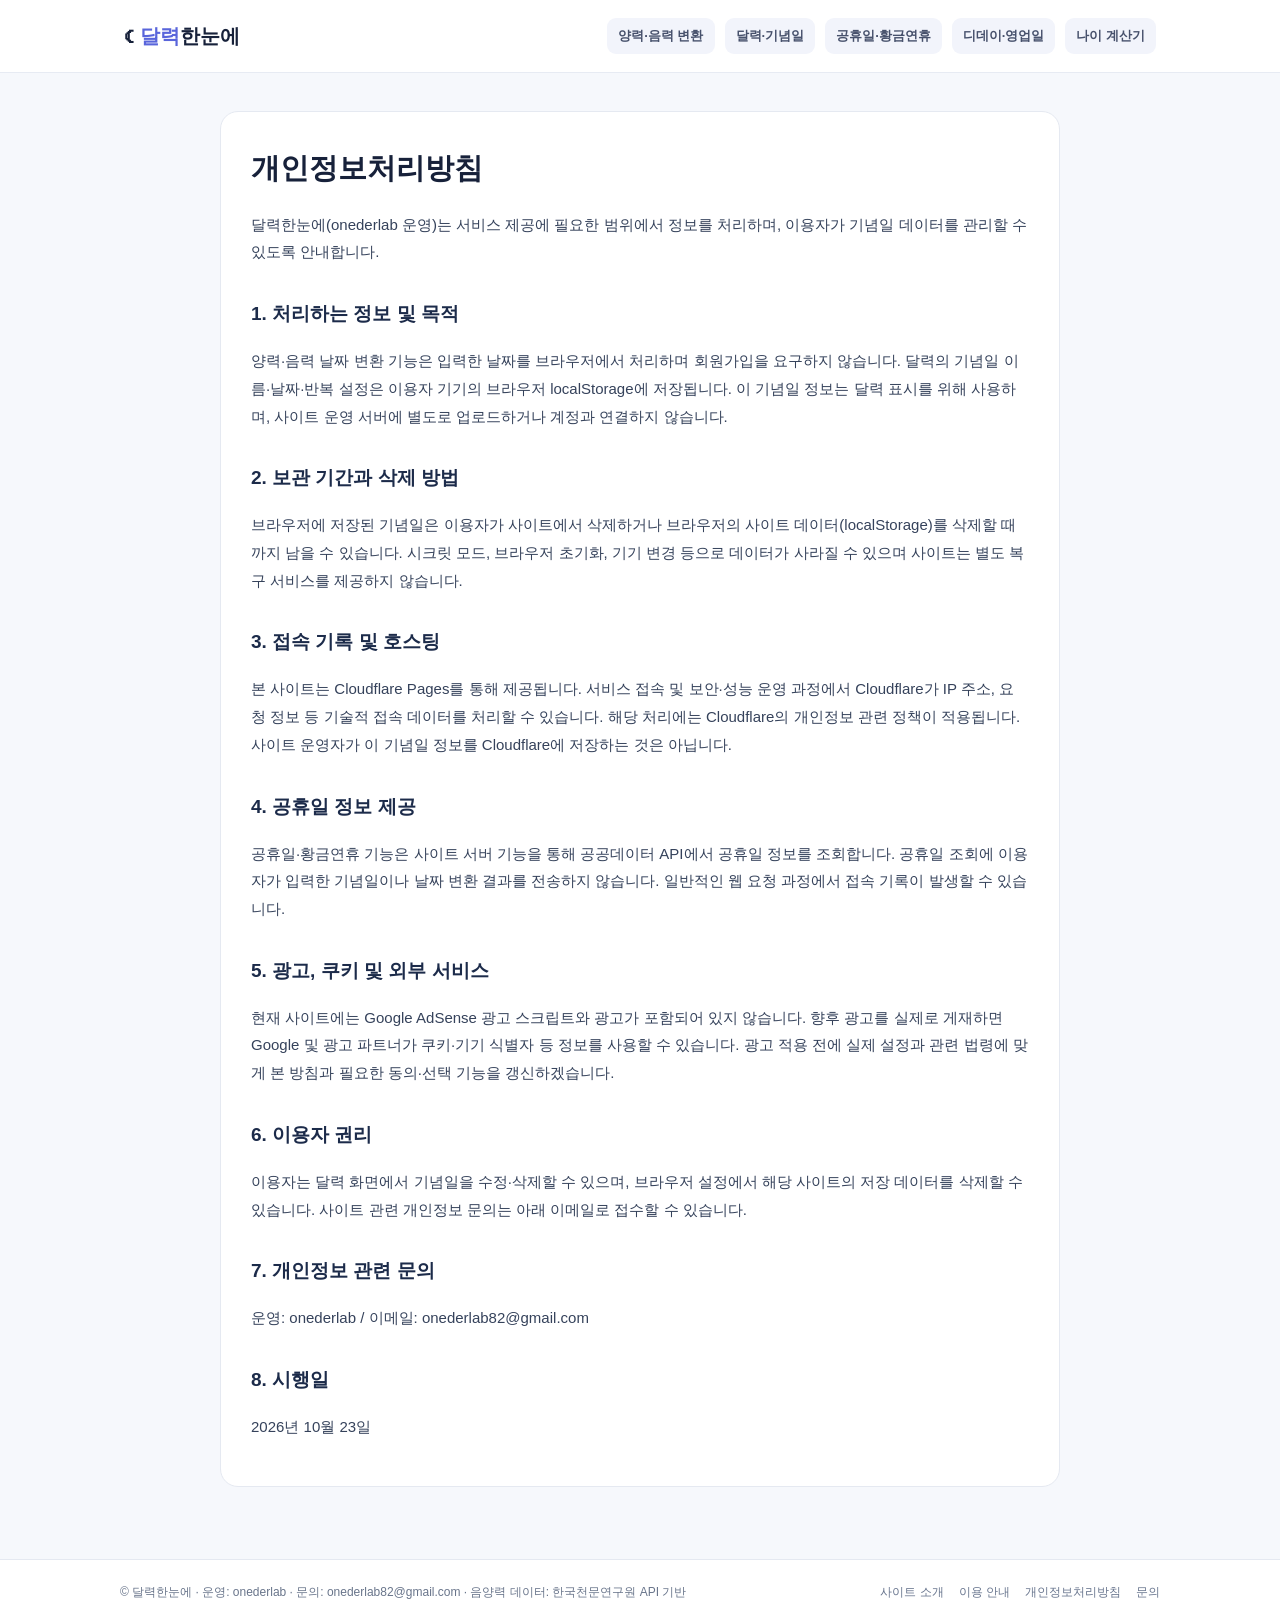
<file: privacy.html>
<!DOCTYPE html>

<html lang="ko"><head><meta charset="utf-8"/><meta content="width=device-width,initial-scale=1" name="viewport"/><meta content="달력한눈에의 브라우저 기념일 저장, Cloudflare 호스팅, 공휴일 조회 및 광고 관련 개인정보 처리 안내입니다." name="description"/><title>개인정보처리방침 | 달력한눈에</title><link href="assets/info-pages.css" rel="stylesheet"/><link href="assets/site-info.css" rel="stylesheet"/><link href="favicon.svg" rel="icon" type="image/svg+xml"/><link href="assets/mobile.css" rel="stylesheet"/><link href="https://dalryeok-hannune.pages.dev/privacy.html" rel="canonical"/><meta content="https://dalryeok-hannune.pages.dev/privacy.html" property="og:url"/><meta content="website" property="og:type"/><link rel="stylesheet" href="assets/mobile-polish.css"/></head><body><header><div class="nav"><div class="brand">☾ <i>달력</i>한눈에</div><nav class="site-menu"><a href="index.html">양력·음력 변환</a><a href="calendar.html">달력·기념일</a><a href="holidays.html">공휴일·황금연휴</a><a href="dday.html">디데이·영업일</a><a href="age.html">나이 계산기</a></nav></div></header><main class="info-page"><article><h1>개인정보처리방침</h1><p>달력한눈에(onederlab 운영)는 서비스 제공에 필요한 범위에서 정보를 처리하며, 이용자가 기념일 데이터를 관리할 수 있도록 안내합니다.</p><h2>1. 처리하는 정보 및 목적</h2><p>양력·음력 날짜 변환 기능은 입력한 날짜를 브라우저에서 처리하며 회원가입을 요구하지 않습니다. 달력의 기념일 이름·날짜·반복 설정은 이용자 기기의 브라우저 localStorage에 저장됩니다. 이 기념일 정보는 달력 표시를 위해 사용하며, 사이트 운영 서버에 별도로 업로드하거나 계정과 연결하지 않습니다.</p><h2>2. 보관 기간과 삭제 방법</h2><p>브라우저에 저장된 기념일은 이용자가 사이트에서 삭제하거나 브라우저의 사이트 데이터(localStorage)를 삭제할 때까지 남을 수 있습니다. 시크릿 모드, 브라우저 초기화, 기기 변경 등으로 데이터가 사라질 수 있으며 사이트는 별도 복구 서비스를 제공하지 않습니다.</p><h2>3. 접속 기록 및 호스팅</h2><p>본 사이트는 Cloudflare Pages를 통해 제공됩니다. 서비스 접속 및 보안·성능 운영 과정에서 Cloudflare가 IP 주소, 요청 정보 등 기술적 접속 데이터를 처리할 수 있습니다. 해당 처리에는 Cloudflare의 개인정보 관련 정책이 적용됩니다. 사이트 운영자가 이 기념일 정보를 Cloudflare에 저장하는 것은 아닙니다.</p><h2>4. 공휴일 정보 제공</h2><p>공휴일·황금연휴 기능은 사이트 서버 기능을 통해 공공데이터 API에서 공휴일 정보를 조회합니다. 공휴일 조회에 이용자가 입력한 기념일이나 날짜 변환 결과를 전송하지 않습니다. 일반적인 웹 요청 과정에서 접속 기록이 발생할 수 있습니다.</p><h2>5. 광고, 쿠키 및 외부 서비스</h2><p>현재 사이트에는 Google AdSense 광고 스크립트와 광고가 포함되어 있지 않습니다. 향후 광고를 실제로 게재하면 Google 및 광고 파트너가 쿠키·기기 식별자 등 정보를 사용할 수 있습니다. 광고 적용 전에 실제 설정과 관련 법령에 맞게 본 방침과 필요한 동의·선택 기능을 갱신하겠습니다.</p><h2>6. 이용자 권리</h2><p>이용자는 달력 화면에서 기념일을 수정·삭제할 수 있으며, 브라우저 설정에서 해당 사이트의 저장 데이터를 삭제할 수 있습니다. 사이트 관련 개인정보 문의는 아래 이메일로 접수할 수 있습니다.</p><h2>7. 개인정보 관련 문의</h2><p>운영: onederlab / 이메일: onederlab82@gmail.com</p><h2>8. 시행일</h2><p>2026년 10월 23일</p></article></main><footer class="site-footer"><div class="footer-inner"><span>© 달력한눈에 · 운영: onederlab · 문의: onederlab82@gmail.com · 음양력 데이터: 한국천문연구원 API 기반</span><nav aria-label="사이트 정보"><a href="about.html">사이트 소개</a><a href="guide.html">이용 안내</a><a href="privacy.html">개인정보처리방침</a><a href="contact.html">문의</a></nav></div></footer></body></html>
</file>
<file: assets/index.css>
:root{font-family:Pretendard,"Noto Sans KR",-apple-system,BlinkMacSystemFont,"Segoe UI",sans-serif;color:#17213a;background:#f6f8fc}*{box-sizing:border-box}body{margin:0}header{background:#fff;border-bottom:1px solid #e7ebf3}.nav{max-width:1020px;margin:auto;padding:18px 24px;display:flex;align-items:center;justify-content:space-between}.brand{font-size:20px;font-weight:850;letter-spacing:-.8px}.brand i{font-style:normal;color:#5965db}.tag{font-size:12px;color:#7c879e;background:#f2f4fb;padding:7px 11px;border-radius:99px}main{max-width:1020px;margin:auto;padding:54px 24px 90px}.eyebrow{color:#5965db;font-size:13px;font-weight:800;letter-spacing:1.5px}.hero{text-align:center}.hero h1{font-size:clamp(29px,4.4vw,45px);line-height:1.25;letter-spacing:-1.7px;margin:14px 0}.hero p{color:#748096;margin:0 0 36px;font-size:15px}.layout{display:grid;grid-template-columns:minmax(0,1fr) 270px;gap:22px}.panel,.aside,.info{background:white;border:1px solid #e8ebf3;border-radius:22px;box-shadow:0 10px 34px rgba(35,46,88,.035)}.panel{padding:30px}.tabs{display:flex;gap:8px;padding:5px;background:#f3f5fb;border-radius:14px}.tabs button{flex:1;border:0;background:transparent;color:#6e7a91;font-size:15px;font-weight:750;padding:13px 8px;border-radius:11px;cursor:pointer}.tabs button.active{background:#fff;color:#4552c9;box-shadow:0 2px 9px rgba(31,41,77,.08)}.section-label{font-weight:800;font-size:16px;margin:32px 0 16px}.fields{display:grid;grid-template-columns:1.5fr 1fr 1fr;gap:12px}.field label{display:block;font-size:12px;color:#7c879b;font-weight:700;margin-bottom:9px}.field select,.field input{width:100%;border:1px solid #e0e5ef;background:#fff;border-radius:11px;padding:14px 11px;color:#1f2b47;font-size:16px;outline:none}.field select:focus,.field input:focus{border-color:#6873e8;box-shadow:0 0 0 3px #e8eafd}.options[hidden]{display:none!important}.options{margin-top:18px;display:flex;gap:10px;align-items:center;color:#5b6780;font-size:14px}.leap-help{margin-top:8px;font-size:12px;color:#7b86a5}.leap-help[hidden]{display:none!important}.options input{accent-color:#5965db;width:17px;height:17px}.primary{width:100%;background:#5663dc;border:0;border-radius:12px;padding:16px;color:white;font-size:16px;font-weight:800;cursor:pointer;margin-top:26px}.primary:hover{background:#4652c8}.result{background:linear-gradient(125deg,#f1f3ff,#f8f9ff);border:1px solid #e2e6ff;border-radius:17px;padding:25px;margin-top:24px}.result .small{font-size:13px;color:#6874a0;font-weight:700}.result .date{font-size:clamp(23px,3vw,30px);font-weight:850;letter-spacing:-.9px;margin:12px 0}.result .sub{font-size:13px;color:#7b86a5}.copy{border:1px solid #cdd3ef;color:#505bc5;background:#fff;padding:10px 15px;border-radius:10px;font-weight:700;margin-top:17px;cursor:pointer}.aside{padding:24px}.aside h3{margin:0 0 18px;font-size:16px}.aside p{font-size:13px;line-height:1.8;color:#728097}.aside .line{height:1px;background:#edf0f6;margin:20px 0}.aside .fact{font-weight:800;color:#253454;font-size:14px}.ad{margin-top:24px;border:1px dashed #d5dce8;background:#fafbfe;border-radius:12px;padding:30px 8px;text-align:center;color:#a1aabb;font-size:12px}.info{margin-top:24px;padding:28px 32px}.info h2{font-size:19px;margin:0 0 14px}.info p{font-size:14px;line-height:1.9;color:#6e7b91;margin:8px 0}.notice{font-size:12px;color:#8a94a8;margin-top:15px;line-height:1.7}.error{color:#c13b48;font-size:13px;margin-top:13px;min-height:18px}footer{text-align:center;color:#a1aabb;font-size:12px;padding:28px}@media(max-width:740px){main{padding:36px 16px 60px}.nav{padding:16px}.layout{grid-template-columns:1fr}.panel{padding:20px}.aside{padding:22px}.hero p{font-size:13px}.fields{gap:7px}.field select,.field input{padding:13px 6px;font-size:15px}.tag{display:none}}

.site-menu{display:flex;gap:10px;flex-wrap:wrap}.site-menu a{color:#47516c;text-decoration:none;font-size:13px;font-weight:700;padding:9px 11px;border-radius:9px;background:#f2f4fb}.site-menu a:hover{background:#e5eafa}@media(max-width:650px){.nav{flex-wrap:wrap;gap:10px}.site-menu{width:100%}}
/* v19: converter result links to selected calendar date */
#calendarLink.copy{display:inline-block;text-decoration:none;line-height:1.4}#calendarLink.copy:hover{background:#f5f6ff}#calendarLink[aria-disabled="true"]{opacity:.48;cursor:not-allowed;pointer-events:none}

/* v20: keep both result navigation links aligned on mobile and desktop */
.conversion-links{display:flex;flex-wrap:wrap;gap:10px;align-items:center;margin-top:17px}
.conversion-links .copy{margin-top:0;text-align:center;white-space:nowrap}
@media(max-width:420px){.conversion-links{display:grid;grid-template-columns:repeat(2,minmax(0,1fr));gap:8px}.conversion-links .copy{padding:11px 6px;font-size:13px}}

/* Converter result links: consistent appearance for calendar and D-day. */
.conversion-links a.copy, .conversion-links a.copy:link, .conversion-links a.copy:visited, .conversion-links a.copy:hover, .conversion-links a.copy:focus { text-decoration: none; }
.conversion-links a.copy:focus-visible { outline: 3px solid #4356c8; outline-offset: 3px; }
.conversion-links a.copy[aria-disabled="true"] { opacity: .48; cursor: not-allowed; pointer-events: none; }
</file>
<file: assets/site-info.css>
.site-footer{margin-top:28px;background:#fff;border-top:1px solid #e5e9f1;color:#69758b;font-size:12px}
.footer-inner{max-width:1080px;margin:auto;padding:24px 20px;display:flex;align-items:center;justify-content:space-between;gap:15px;flex-wrap:wrap}
.site-footer nav{display:flex;gap:15px;flex-wrap:wrap}.site-footer a{color:#68758e;text-decoration:none}.site-footer a:hover{text-decoration:underline;color:#4856c7}
.info-page{max-width:880px;margin:38px auto 72px;padding:0 20px}
.info-page article{background:#fff;border:1px solid #e5e9f1;border-radius:18px;padding:30px;line-height:1.85;color:#35425b}
.info-page h1{margin:0 0 10px;font-size:29px;color:#17213a}.info-page h2{margin-top:30px;font-size:19px;color:#1c2b4a}
.info-page p,.info-page li{font-size:15px}.info-page .notice{background:#f4f6ff;border-radius:10px;padding:12px 16px;font-size:13px;color:#5965a0}
.info-page a{color:#4856c7}@media(max-width:600px){.info-page article{padding:20px}.info-page h1{font-size:24px}}
</file>
<file: assets/shared-layout.css>
/* Shared design tokens and geometry across both tools */
:root{--site-width:1080px;--site-accent:#5965db;--site-border:#e5e9f1;--site-card-radius:20px}
header .nav{width:100%;max-width:var(--site-width);margin:0 auto;padding:18px 24px;min-height:78px;display:flex;align-items:center;justify-content:space-between;gap:16px;flex-wrap:wrap}
header .brand{font-size:20px;font-weight:850;letter-spacing:-.6px;white-space:nowrap}
header .site-menu{display:flex;gap:10px;align-items:center;flex-wrap:wrap}
header .site-menu a{display:inline-flex;align-items:center;justify-content:center;text-decoration:none;color:#47516c;font-size:13px;font-weight:700;padding:10px 13px;background:#f2f4fb;border-radius:9px;min-height:38px;transition:background .15s,color .15s}
header .site-menu a:hover{background:#e6eafd}
header .site-menu a.active,header .site-menu a[aria-current="page"]{color:#fff;background:var(--site-accent)}
main{width:100%;max-width:var(--site-width);margin:0 auto;padding:38px 24px 70px}
main .hero,main .intro{text-align:left;margin:0 0 24px}
main .hero h1,main .intro h1{font-size:30px;line-height:1.3;letter-spacing:-1px;margin:0 0 10px;font-weight:850}
main .hero p,main .intro p{font-size:15px;color:#67738b;line-height:1.7;margin:0}
main .layout{display:grid;grid-template-columns:minmax(0,1fr) 300px;gap:20px;align-items:start}
main .panel,main .aside,main .side{border-radius:var(--site-card-radius);border:1px solid var(--site-border);box-shadow:0 8px 25px #1a31500a}
main .panel{padding:24px}
main .aside,main .side{padding:24px}
.site-footer .footer-inner{max-width:var(--site-width)}
@media(max-width:800px){main .layout{grid-template-columns:minmax(0,1fr)}}
@media(max-width:600px){header .nav{padding:14px 16px;gap:12px}header .site-menu{width:100%}header .site-menu a{flex:1;padding:10px 8px}main{padding:28px 16px 55px}main .panel,main .aside,main .side{padding:17px}main .hero h1,main .intro h1{font-size:26px}}

/* v6: one global visual system, applied after page-specific CSS. */
:root{font-family:Pretendard,"Noto Sans KR",-apple-system,BlinkMacSystemFont,"Segoe UI",sans-serif;color:#17213a;background:#f6f8fc}
*,*::before,*::after{box-sizing:border-box}
html{font-family:inherit}body{margin:0;font-family:inherit;color:#17213a;background:#f6f8fc}
header{background:#fff;border-bottom:1px solid #e7ebf3}
header .nav{max-width:1080px;padding:18px 24px;min-height:78px;gap:16px}
header .brand{font-family:inherit;font-size:20px;font-weight:850;letter-spacing:-.6px;line-height:1.3}
header .brand i{font-style:normal;color:#5965db}
header .site-menu{gap:10px}
header .site-menu a{font-family:inherit;font-size:13px;font-weight:700;padding:10px 13px;min-height:38px;line-height:18px}
main,main.holidays-page{display:block;width:100%;max-width:1080px;margin:0 auto;padding:38px 24px 70px}
main .hero,main .intro,main.holidays-page .intro{margin:0 0 24px;text-align:left}
main .hero h1,main .intro h1,main.holidays-page .intro h1{font-family:inherit;font-size:30px;line-height:1.3;letter-spacing:-1px;margin:0 0 10px;font-weight:850}
main .hero p,main .intro p,main.holidays-page .intro p{font-family:inherit;font-size:15px;color:#67738b;line-height:1.7;margin:0}
main .panel,main.holidays-page .panel{background:#fff;border:1px solid #e5e9f1;border-radius:20px;box-shadow:0 8px 25px #1a31500a;padding:24px}
main.holidays-page>.panel{margin-bottom:20px}
main.holidays-page>.notice{margin:0 0 20px}
.site-footer{font-family:inherit}
@media(max-width:600px){header .nav{padding:14px 16px;gap:12px}header .site-menu{width:100%}header .site-menu a{flex:1;padding:10px 8px}main,main.holidays-page{padding:28px 16px 55px}main .panel,main.holidays-page .panel{padding:17px}main .hero h1,main .intro h1,main.holidays-page .intro h1{font-size:26px}}
</file>
<file: assets/mobile.css>
/* v9 mobile responsiveness: loaded after shared-layout.css on every page */
html{overflow-x:clip;-webkit-text-size-adjust:100%}
body{min-width:0;overflow-wrap:break-word}
img,svg,canvas{max-width:100%}
button,select,input{max-width:100%}
button,select{touch-action:manipulation}
:focus-visible{outline:3px solid #5965db;outline-offset:2px}
@media(max-width:800px){
 main .layout{grid-template-columns:minmax(0,1fr)}
 .footer-inner{align-items:flex-start}
}
@media(max-width:600px){
 header .nav{padding:12px 14px;min-height:0;gap:12px}
 header .brand{font-size:19px}
 header .site-menu{display:grid;grid-template-columns:repeat(2,minmax(0,1fr));gap:6px;width:100%;align-items:stretch}
 header .site-menu a{min-width:0;padding:10px 4px;min-height:44px;font-size:clamp(10px,2.75vw,12px);line-height:1.35;text-align:center;white-space:normal}
 main,main.holidays-page{padding:24px 12px 48px}
 main .hero,main .intro,main.holidays-page .intro{margin-bottom:18px}
 main .hero h1,main .intro h1,main.holidays-page .intro h1{font-size:clamp(23px,6vw,27px);letter-spacing:-.7px}
 main .hero p,main .intro p,main.holidays-page .intro p{font-size:13px}
 main .panel,main.holidays-page .panel,main .aside,main .side{padding:16px;border-radius:15px}
 main .layout{gap:14px}
 
 .footer-inner{padding:20px 14px;gap:12px;line-height:1.7}
 .footer-inner nav{display:flex;flex-wrap:wrap;gap:9px 14px}
 /* Converter */
 .fields{grid-template-columns:minmax(0,1.35fr) minmax(0,1fr) minmax(0,1fr);gap:7px}
 .field{min-width:0}
 .field select,.field input{min-width:0;width:100%;font-size:16px;padding:12px 5px}
 .field label{margin-bottom:6px}
 .tabs button{min-width:0;font-size:13px;padding:12px 5px;min-height:44px}
 .section-label{margin:22px 0 12px;font-size:14px}
 .primary{min-height:46px}
 .result{padding:18px 14px;margin-top:18px}
 .result .date{font-size:clamp(19px,5.5vw,26px);overflow-wrap:anywhere}
 .info{padding:19px 16px;margin-top:16px}
 /* Calendar: preserve seven columns while making text readable */
 .toolbar{display:flex;flex-direction:column;align-items:stretch;gap:12px}
 .months{width:100%;justify-content:space-between;gap:4px}
 .date-jump{min-width:0;justify-content:center;gap:5px}
 .date-jump select{font-size:14px;padding:9px 5px;min-width:0;max-width:112px}
 .months>button{min-width:40px;min-height:44px;padding:8px 10px;flex-shrink:0}
 .controls{justify-content:space-between;width:100%}
 .controls button,.controls select{min-height:44px}
 .weekdays,.days{gap:2px}
 .weekday{font-size:11px;padding:8px 0}
 .day,.empty{min-width:0;min-height:76px;border-radius:6px}
 .day{padding:5px 3px;gap:3px;overflow:hidden}
 .day.selected{padding:4px 2px}
 .day .main-date{font-size:clamp(15px,4.5vw,19px);line-height:1.2;font-weight:850}
 .day .sub-date{font-size:clamp(9px,2.5vw,11px);line-height:1.15;overflow-wrap:anywhere}
 .day .event-tag{font-size:9px;padding:2px;line-height:1.2}
 .holiday-tag{font-size:9px;line-height:1.15;overflow-wrap:anywhere}
 .all-events-list{grid-template-columns:minmax(0,1fr)}
 .all-event{min-width:0;padding:10px;flex-wrap:wrap}
 .all-event-actions{flex-wrap:wrap}
 /* Holiday overview */
 .holiday-head{gap:10px;align-items:flex-start}
 .holiday-summary{font-size:13px}
 .gold-grid,.month-grid{grid-template-columns:minmax(0,1fr)}
 .gold-card,.month-card{min-width:0;padding:14px}
 .gold-card h3{font-size:17px}
 .gold-card .range{font-size:13px;overflow-wrap:anywhere}
 .section-heading h2{font-size:19px}
 .info-page{margin:22px auto 45px;padding:0 12px}
 .info-page article{padding:18px 15px}
}
@media(max-width:360px){
 header .site-menu a{font-size:10px;padding:9px 2px}
 main,main.holidays-page{padding-left:9px;padding-right:9px}
 main .panel,main.holidays-page .panel{padding:11px}
 .day,.empty{min-height:72px}
 .day .main-date{font-size:15px}
 .day .sub-date,.holiday-tag{font-size:9px}
 .date-jump select{max-width:100px;padding:8px 3px}
}
@media(prefers-reduced-motion:reduce){*,*::before,*::after{scroll-behavior:auto!important;transition:none!important}}

/* v12: compact, legible seven-column calendar on narrow screens */
@media(max-width:600px){
 .weekdays,.days{gap:3px}
 .day,.empty{min-height:83px}
 .day{padding:7px 3px;gap:3px}
 .day.selected{padding:6px 2px}
 .day .main-date{font-size:clamp(15px,4.5vw,19px)!important;font-weight:850;line-height:1.2}
 .day .sub-date{font-size:10px;line-height:1.2}
 .day .event-tag,.holiday-tag{font-size:9px;line-height:1.2}
 header .site-menu a{font-size:12px;min-height:44px}
}
@media(max-width:360px){
 .weekdays,.days{gap:2px}
 .day,.empty{min-height:79px}
 .day{padding:6px 2px}
 .day .main-date{font-size:15px!important}
 header .site-menu a{font-size:11px}
}
</file>
<file: assets/seo.css>
/* SEO-related navigation: no external dependencies */
.seo-related{max-width:1100px;margin:24px auto;padding:20px 22px;border:1px solid #e3e8f2;border-radius:14px;background:#fff;box-sizing:border-box}
.seo-related h2{font-size:1.13rem;margin:0 0 9px}.seo-related p{margin:0 0 14px;color:#596579;font-size:.93rem}.seo-related nav{display:flex;flex-wrap:wrap;gap:9px}.seo-related a{display:inline-block;padding:9px 12px;border-radius:9px;background:#f1f5fb;color:#20539a;text-decoration:none;font-weight:600;font-size:.92rem}.seo-related a:hover,.seo-related a:focus-visible{text-decoration:underline;background:#e5edf9}
@media(max-width:640px){.seo-related{margin:16px 12px;padding:16px}.seo-related nav{display:grid;grid-template-columns:1fr 1fr}.seo-related a{text-align:center;font-size:.85rem;padding:10px 6px}}
</file>
<file: assets/v14.css>
main .extra-knowledge{margin:22px 0;padding:22px 24px;line-height:1.8}main .extra-knowledge h2{font-size:1.15rem;margin:0 0 10px}main .extra-knowledge p{margin:0;color:#526078;font-size:.94rem}.calendar-jump{display:inline-block;margin-top:10px;padding:8px 12px;border-radius:9px;background:#edf1ff;color:#3446a5;font-weight:750;font-size:.86rem;text-decoration:none;white-space:normal}.calendar-jump:hover{text-decoration:underline;background:#e0e6ff}.holiday-item .calendar-jump{margin:4px 0 0 auto;font-size:.8rem}@media(max-width:600px){main .extra-knowledge{padding:18px}}
.calendar-dday-actions{margin:12px 0 16px;padding:12px 14px;background:#f4f7ff;border:1px solid #e2e9fb;border-radius:12px}.calendar-dday-count{margin:0 0 4px;color:#253b69;font-weight:750;font-size:.95rem}.calendar-dday-actions .calendar-jump{margin-top:3px}.event-dday-link{margin:0 5px;font-size:.78rem;padding:6px 9px}@media(max-width:600px){.calendar-dday-actions{padding:12px}.event-dday-link{white-space:normal}}
</file>
<file: assets/mobile-polish.css>
/* v22: mobile-first polish; deliberately scoped to small viewports. */
@media (max-width: 600px) {
  html { -webkit-text-size-adjust:100%; }
  body { overflow-x:clip; }
  header .nav { padding:12px 14px 14px; gap:12px; }
  header .brand { font-size:20px; }
  header .site-menu { display:grid; grid-template-columns:repeat(6,minmax(0,1fr)); gap:7px; width:100%; }
  header .site-menu a { grid-column:span 2; display:flex; align-items:center; justify-content:center; min-width:0; min-height:46px; padding:8px 5px; font-size:12px; line-height:1.35; overflow-wrap:keep-all; text-align:center; }
  header .site-menu a:nth-child(4),header .site-menu a:nth-child(5) { grid-column:span 3; }
  main, main.holidays-page, main.age-page { padding:22px 12px 46px; }
  main .hero,main .intro,main.holidays-page .intro { margin-bottom:18px; }
  main .hero h1,main .intro h1,main.holidays-page .intro h1 { font-size:clamp(23px,6vw,28px); line-height:1.35; overflow-wrap:keep-all; }
  main .hero p,main .intro p,main.holidays-page .intro p { font-size:14px; line-height:1.65; }
  main .layout { gap:14px; }
  main .panel,main.holidays-page .panel,main .aside,main .side { padding:16px; border-radius:15px; }
  main h2 { line-height:1.4; overflow-wrap:keep-all; }
  button,select,input { font-size:16px; }
  button,a { -webkit-tap-highlight-color:transparent; }
  button,.primary,.dday-primary,.age-button { min-height:44px; }
  input,select,textarea { min-height:44px; }
  .tabs button,.dday-tabs button { min-height:46px; }
  .dday-tabs { gap:7px; }
  .dday-tabs button { padding:11px 7px; font-size:14px; }
  .dday-fields { grid-template-columns:minmax(0,1fr); }
  .dday-fields input { font-size:16px; min-height:48px; }
  .dday-result { padding:16px; }
  .dday-result strong { font-size:clamp(26px,8vw,34px); overflow-wrap:anywhere; }
  .dday-event-grid { grid-template-columns:minmax(0,1fr); }
  .dday-events-heading { align-items:flex-start; }
  .dday-events-heading .calendar-jump { display:inline-flex; align-items:center; min-height:44px; }
  .dday-page>.dday-aside { margin:0 0 16px; }
  .holiday-head select { min-height:46px; font-size:16px; }
  .month-heading { flex-wrap:wrap; align-items:center; }
  .month-heading .month-calendar-link { min-height:40px; display:inline-flex; align-items:center; justify-content:center; font-size:12px; padding:8px 10px; text-decoration:none; }
  .gold-grid,.month-grid { grid-template-columns:minmax(0,1fr); }
  .gold-card,.month-card { padding:15px; }
  .gold-card .range { line-height:1.55; }
  .age-fields { gap:9px; }
  .age-results { gap:9px; }
  .age-results>div { min-width:0; padding:12px; }
  .age-results strong { font-size:clamp(19px,5vw,28px); overflow-wrap:anywhere; }
  .grade-grid { gap:10px; }
  .school-table-wrap { -webkit-overflow-scrolling:touch; }
  .weekdays,.days { gap:2px; }
  .day,.empty { min-height:76px; }
  .day { padding:6px 3px; }
  .day.selected { padding:5px 2px; }
  .day .main-date { font-size:clamp(14px,4.2vw,18px)!important; }
  .day .sub-date { font-size:10px; }
  .day .event-tag,.holiday-tag { font-size:9px; }
  .all-event { align-items:flex-start; }
  .all-event-actions { flex-wrap:wrap; }
  .all-event-actions a,.all-event-actions button { min-height:40px; display:inline-flex; align-items:center; }
  .seo-related nav { gap:8px; }
  .seo-related nav a { min-height:42px; display:inline-flex; align-items:center; }
  .footer-inner { padding:20px 14px; }
}
@media (max-width: 360px) {
  header .site-menu { gap:5px; }
  header .site-menu a { font-size:11px; padding:7px 3px; }
  main,main.holidays-page,main.age-page { padding-left:9px; padding-right:9px; }
  main .panel,main.holidays-page .panel,main .aside,main .side { padding:12px; }
  .day,.empty { min-height:72px; }
  .day .sub-date,.day .event-tag,.holiday-tag { font-size:9px; }
}
@media (prefers-reduced-motion:reduce) {
  html { scroll-behavior:auto; }
}
</file>
<file: assets/info-pages.css>
:root{font-family:Pretendard,"Noto Sans KR",-apple-system,BlinkMacSystemFont,"Segoe UI",sans-serif;color:#17213a;background:#f6f8fc}*{box-sizing:border-box}body{margin:0}header{background:#fff;border-bottom:1px solid #e7ebf3}.nav{max-width:1080px;margin:auto;padding:18px 24px;display:flex;align-items:center;justify-content:space-between;gap:12px;flex-wrap:wrap}.brand{font-size:20px;font-weight:850}.brand i{color:#5965db;font-style:normal}.site-menu{display:flex;gap:10px}.site-menu a{text-decoration:none;color:#47516c;font-size:13px;font-weight:700;padding:9px 11px;background:#f2f4fb;border-radius:9px}
</file>
<file: assets/age.css>
.age-page{max-width:1080px;margin:0 auto;padding:34px 22px 70px}.age-page .intro{margin-bottom:24px}.age-page .intro h1{font-size:clamp(1.65rem,3.2vw,2.2rem);margin:0 0 12px}.age-page .intro p{color:#64748b;margin:0}.age-page .panel{padding:25px;margin:22px 0;border-radius:18px}.age-page h2{font-size:1.25rem;margin:0 0 18px}.age-fields{display:grid;grid-template-columns:repeat(3,minmax(0,1fr));gap:14px}.age-fields label{display:grid;gap:8px;font-weight:700;font-size:.94rem}.age-fields select{width:100%;padding:13px 12px;border:1px solid #cbd5e1;border-radius:10px;background:white;font:inherit;min-height:48px}.age-button{margin-top:18px;border:0;border-radius:11px;background:#2563eb;color:white;padding:14px 24px;font-weight:700;font-size:1rem;cursor:pointer;min-height:48px}.age-button:hover{background:#1d4ed8}.age-error{color:#b91c1c}.age-results{display:grid;grid-template-columns:repeat(3,minmax(0,1fr));gap:14px;margin-bottom:28px}.age-results>div{background:#f1f5f9;border-radius:12px;padding:18px;display:grid;gap:10px}.age-results span{color:#475569;font-size:.9rem}.age-results strong{font-size:1.9rem;color:#0f172a}.muted{color:#64748b;font-size:.87rem;line-height:1.7}.school-table-wrap{overflow-x:auto}.school-table{width:100%;border-collapse:collapse;text-align:left}.school-table th,.school-table td{padding:13px;border-bottom:1px solid #e2e8f0}.age-heading{display:flex;gap:10px;align-items:baseline;flex-wrap:wrap}.grade-grid{display:grid;grid-template-columns:repeat(3,minmax(0,1fr));gap:16px}.grade-card{border:1px solid #e2e8f0;border-radius:12px;padding:16px}.grade-card h3{margin:0 0 12px;font-size:1.1rem}.grade-row{display:flex;justify-content:space-between;gap:8px;padding:9px 0;border-bottom:1px solid #f1f5f9}.grade-row:last-child{border:0}@media(max-width:700px){.age-page{padding:22px 14px 50px}.age-page .panel{padding:18px;margin:16px 0}.grade-grid{grid-template-columns:1fr}.age-results{gap:8px}.age-results>div{padding:12px 8px}.age-results span{font-size:.75rem}.age-results strong{font-size:1.35rem}.age-fields{gap:8px}.age-fields select{padding:10px 4px;font-size:.95rem}.age-button{width:100%}}
/* v12: shared visual system with converter, calendar and holiday pages */
.age-page{width:100%;max-width:1080px;margin:0 auto;padding:38px 24px 70px}
.age-page .intro{margin:0 0 24px}
.age-page .intro h1{font-family:inherit;font-size:30px;line-height:1.3;letter-spacing:-1px;font-weight:850;margin:0 0 10px}
.age-page .intro p{font-family:inherit;font-size:15px;line-height:1.7;color:#67738b;margin:0}
.age-page .panel{background:#fff;border:1px solid #e5e9f1;border-radius:20px;box-shadow:0 8px 25px #1a31500a;padding:24px;margin:0 0 20px}
.age-page .age-button{background:#5965db;color:#fff;border:1px solid #5965db;border-radius:9px;font-family:inherit}
.age-page .age-button:hover{background:#4856c7}
.age-page .age-fields select{border-color:#dbe1ec;color:#17213a;border-radius:9px}
.age-page .age-results>div{background:#f2f4fb}
.age-page .age-results strong{color:#17213a}
@media(max-width:600px){
 main.age-page{padding:24px 12px 48px}
 .age-page .intro{margin-bottom:18px}
 .age-page .intro h1{font-size:clamp(23px,6vw,27px)}
 .age-page .intro p{font-size:13px}
 .age-page .panel{padding:16px;border-radius:15px;margin-bottom:14px}
.age-page .age-fields{grid-template-columns:minmax(0,1.35fr) repeat(2,minmax(0,1fr));gap:7px}
 .age-page .age-fields select{font-size:16px;padding:12px 5px;min-height:48px;min-width:0}
 .age-page .age-results{grid-template-columns:repeat(3,minmax(0,1fr));gap:7px}
 .age-page .age-results>div{min-width:0;padding:13px 7px}
 .age-page .age-results strong{font-size:clamp(18px,5.3vw,25px)}
 .age-page .grade-grid{grid-template-columns:minmax(0,1fr)}
 .age-page .school-table th,.age-page .school-table td{padding:11px 6px;font-size:13px}
}
@media(max-width:360px){main.age-page{padding-left:9px;padding-right:9px}.age-page .panel{padding:11px}.age-page .age-results span{font-size:11px}}
</file>
<file: assets/dday.css>
@import url("./shared-layout.css");@import url("./v14.css");.dday-page .dday-tool h2,.dday-page .dday-events h2{font-size:1.2rem;margin:0 0 18px}.dday-tabs{display:flex;gap:8px;margin-bottom:20px}.dday-tabs button{flex:1;border:1px solid #e0e5f0;background:#f2f4fb;color:#45516a;border-radius:10px;padding:12px;cursor:pointer;font-weight:750}.dday-tabs button.active{background:#5965db;color:white;border-color:#5965db}.dday-fields{display:grid;grid-template-columns:1fr 1fr;gap:12px}.dday-fields label{font-size:.9rem;font-weight:750;display:grid;gap:9px}.dday-fields input{width:100%;min-width:0;padding:12px;border:1px solid #dce3ee;border-radius:10px;font:inherit;background:white;color:#17213a}.dday-primary{width:100%;margin-top:18px;background:#5965db;color:white;border:0;border-radius:11px;padding:14px;font-weight:800;font-size:1rem;cursor:pointer}.dday-result{background:#f3f6fc;border:1px solid #e4e9f4;border-radius:14px;padding:20px;margin-top:18px;display:flex;flex-direction:column;gap:9px}.dday-result span{color:#596579;font-size:.9rem}.dday-result strong{font-size:2.2rem;color:#26399b;line-height:1.25}.dday-result p{color:#596579;margin:0;font-size:.9rem}.dday-result .calendar-jump{align-self:flex-start}.dday-error{color:#bd2936;font-size:.9rem}.dday-aside{line-height:1.7}.dday-aside h3{margin-top:0}.dday-aside p{color:#526078;font-size:.92rem}.dday-aside .line{height:1px;background:#e9edf4;margin:14px 0}.dday-events{margin-top:22px}.dday-events-heading{display:flex;align-items:center;justify-content:space-between;gap:10px;flex-wrap:wrap}.dday-events .muted{font-size:.9rem;color:#66738a;line-height:1.6}.dday-event-grid{display:grid;grid-template-columns:repeat(2,minmax(0,1fr));gap:12px}.dday-event{border:1px solid #e3e8f2;border-radius:12px;padding:15px;background:#fbfcff;min-width:0}.dday-event h3{font-size:1rem;margin:0 0 8px;overflow-wrap:anywhere}.dday-event strong{font-size:1.4rem;color:#3446a5}.dday-event p{font-size:.84rem;color:#65738a;margin:6px 0}.dday-page>.demo-ad{margin-bottom:22px}@media(max-width:600px){.dday-fields,.dday-event-grid{grid-template-columns:1fr}.dday-result strong{font-size:1.8rem}}
/* Business-day calculator */
.business-options{margin-bottom:14px;display:grid;gap:12px}.business-options[hidden],.business-count[hidden],.dday-fields label[hidden],.dday-result a[hidden]{display:none!important}.business-options label{display:grid;gap:7px;font-size:.9rem;font-weight:750}.business-options select,.business-options input{width:100%;min-width:0;padding:12px;border:1px solid #dce3ee;border-radius:10px;font:inherit;background:#fff;color:#17213a}.business-note{margin:0;font-size:.82rem;line-height:1.6;color:#65738a}.dday-result strong{overflow-wrap:anywhere}
</file>
<file: assets/v16.css>
/* v16: date input format and holiday countdown */
.dday-fields input[type="text"]{width:100%;min-width:0;font:inherit;letter-spacing:.025em}
.holiday-countdown{font-weight:700;color:#174ea6;font-size:.93rem;white-space:normal}
.holiday-item .holiday-countdown{margin-left:auto}
.gold-card .holiday-countdown{margin:.4rem 0}
</file>
<file: assets/v17.css>
/* v17: one calendar link per holiday month and mobile D-day content order */
.month-heading{display:flex;align-items:center;justify-content:space-between;flex-wrap:wrap;gap:6px 10px;margin-bottom:10px}
.month-heading h3{margin:0}
.month-heading .month-calendar-link{margin:0;font-size:.78rem;padding:7px 10px}
.holiday-item .holiday-countdown{display:inline-block;margin:5px 0 0}
@media(max-width:600px){.dday-page>.dday-aside{margin:0 0 22px}.month-heading{flex-wrap:nowrap}.month-heading h3{flex-shrink:0}}
</file>
